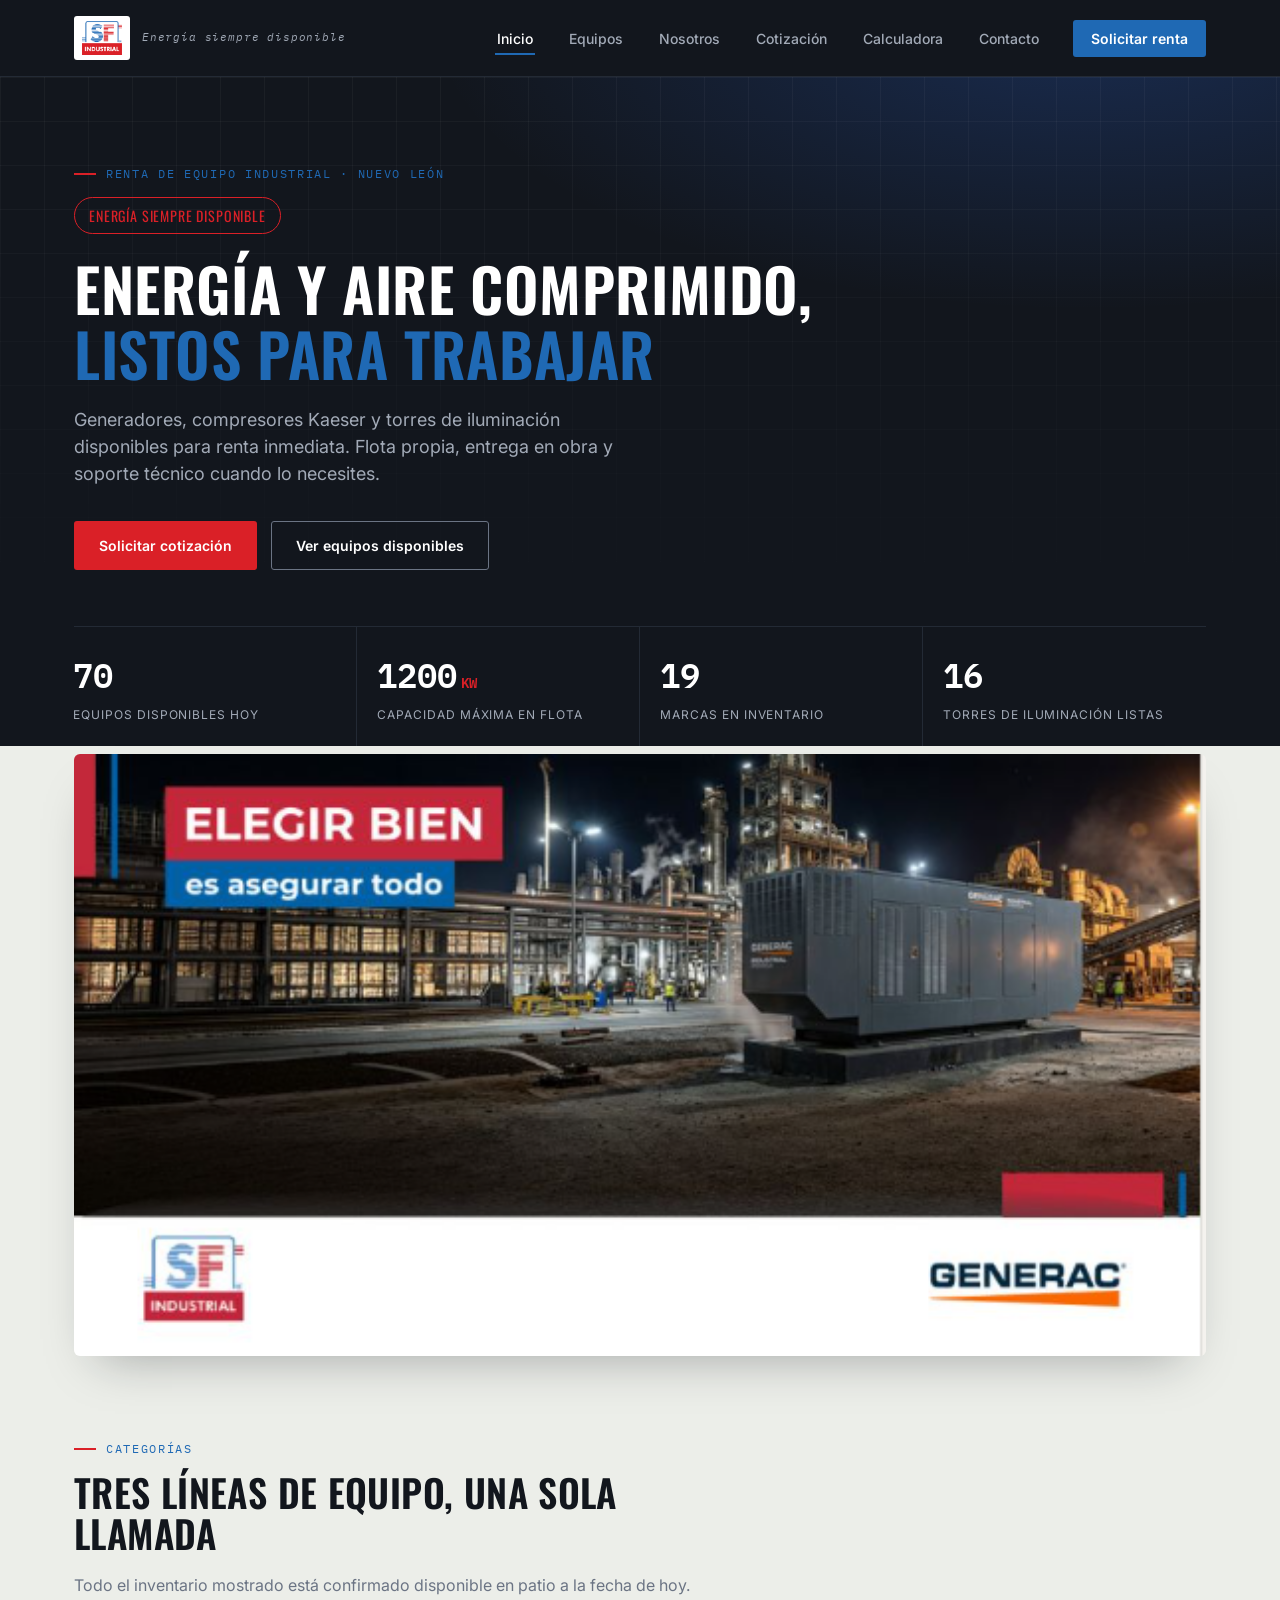
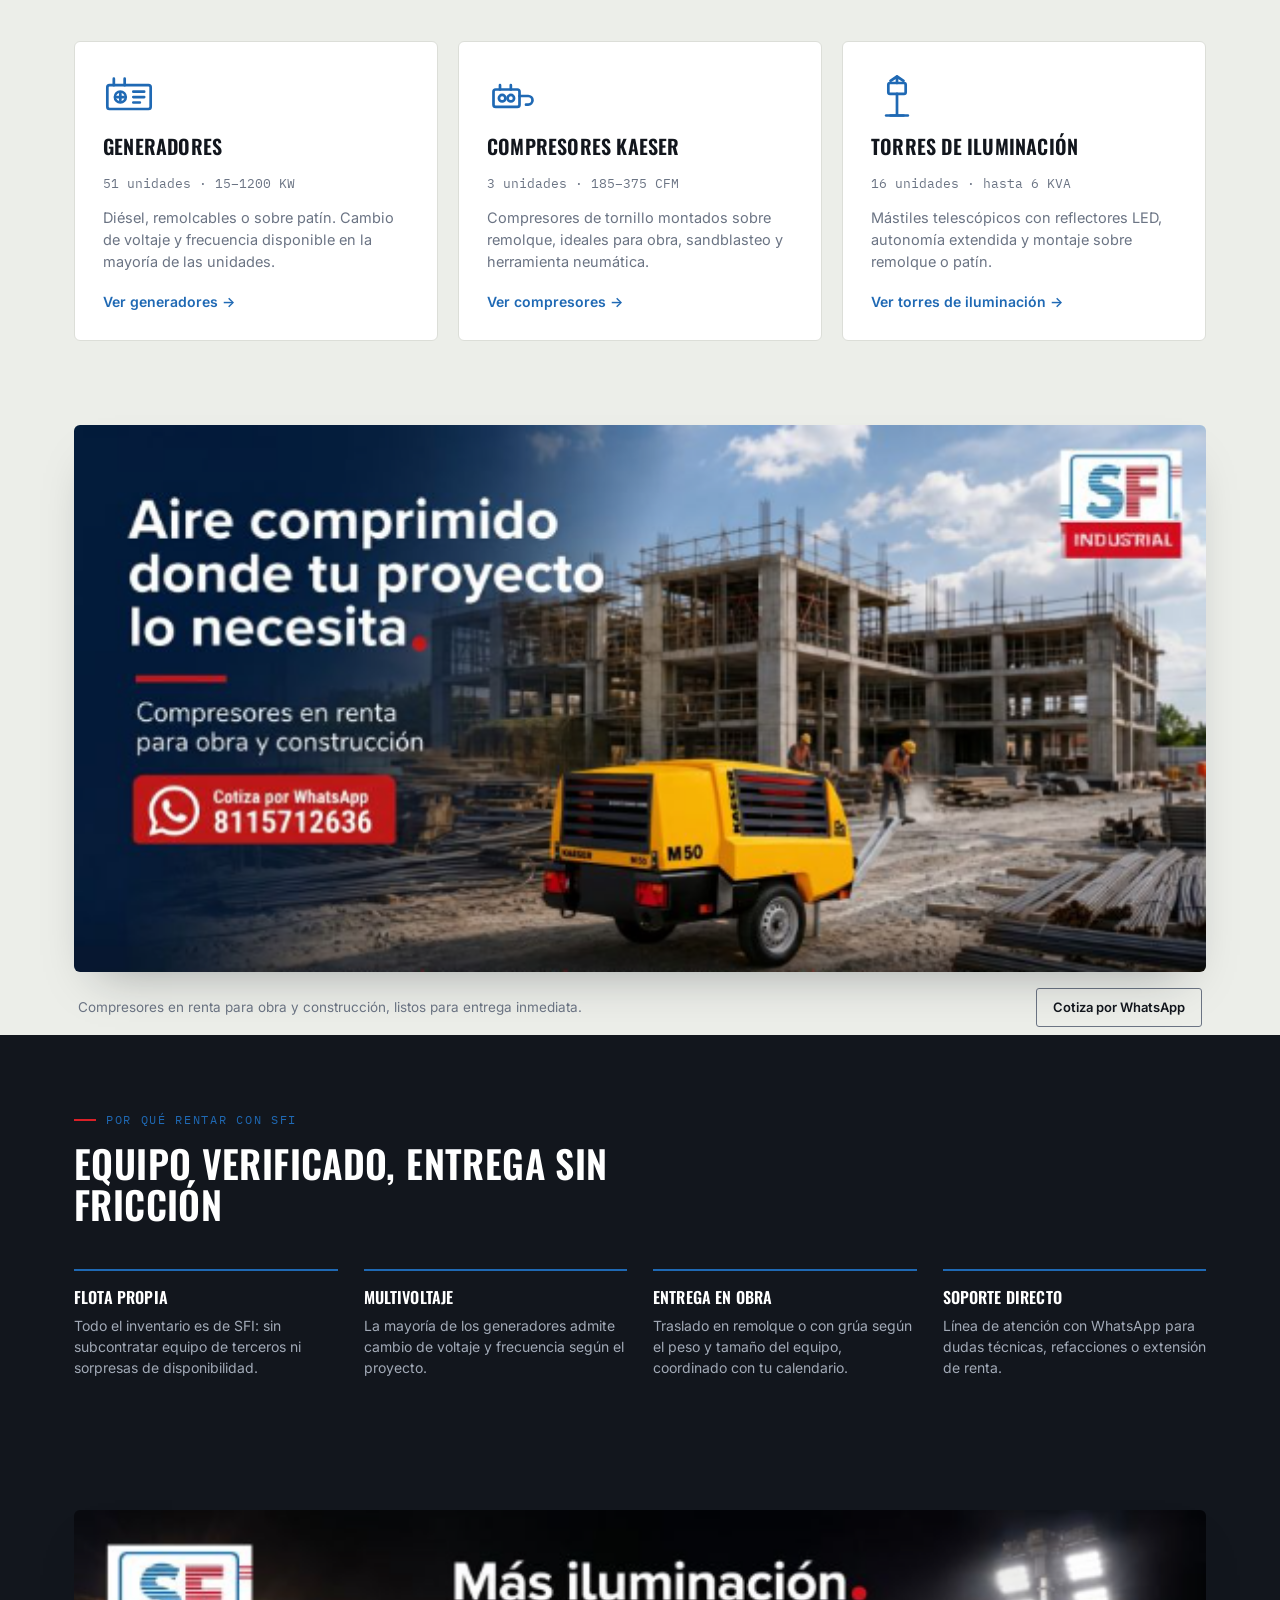
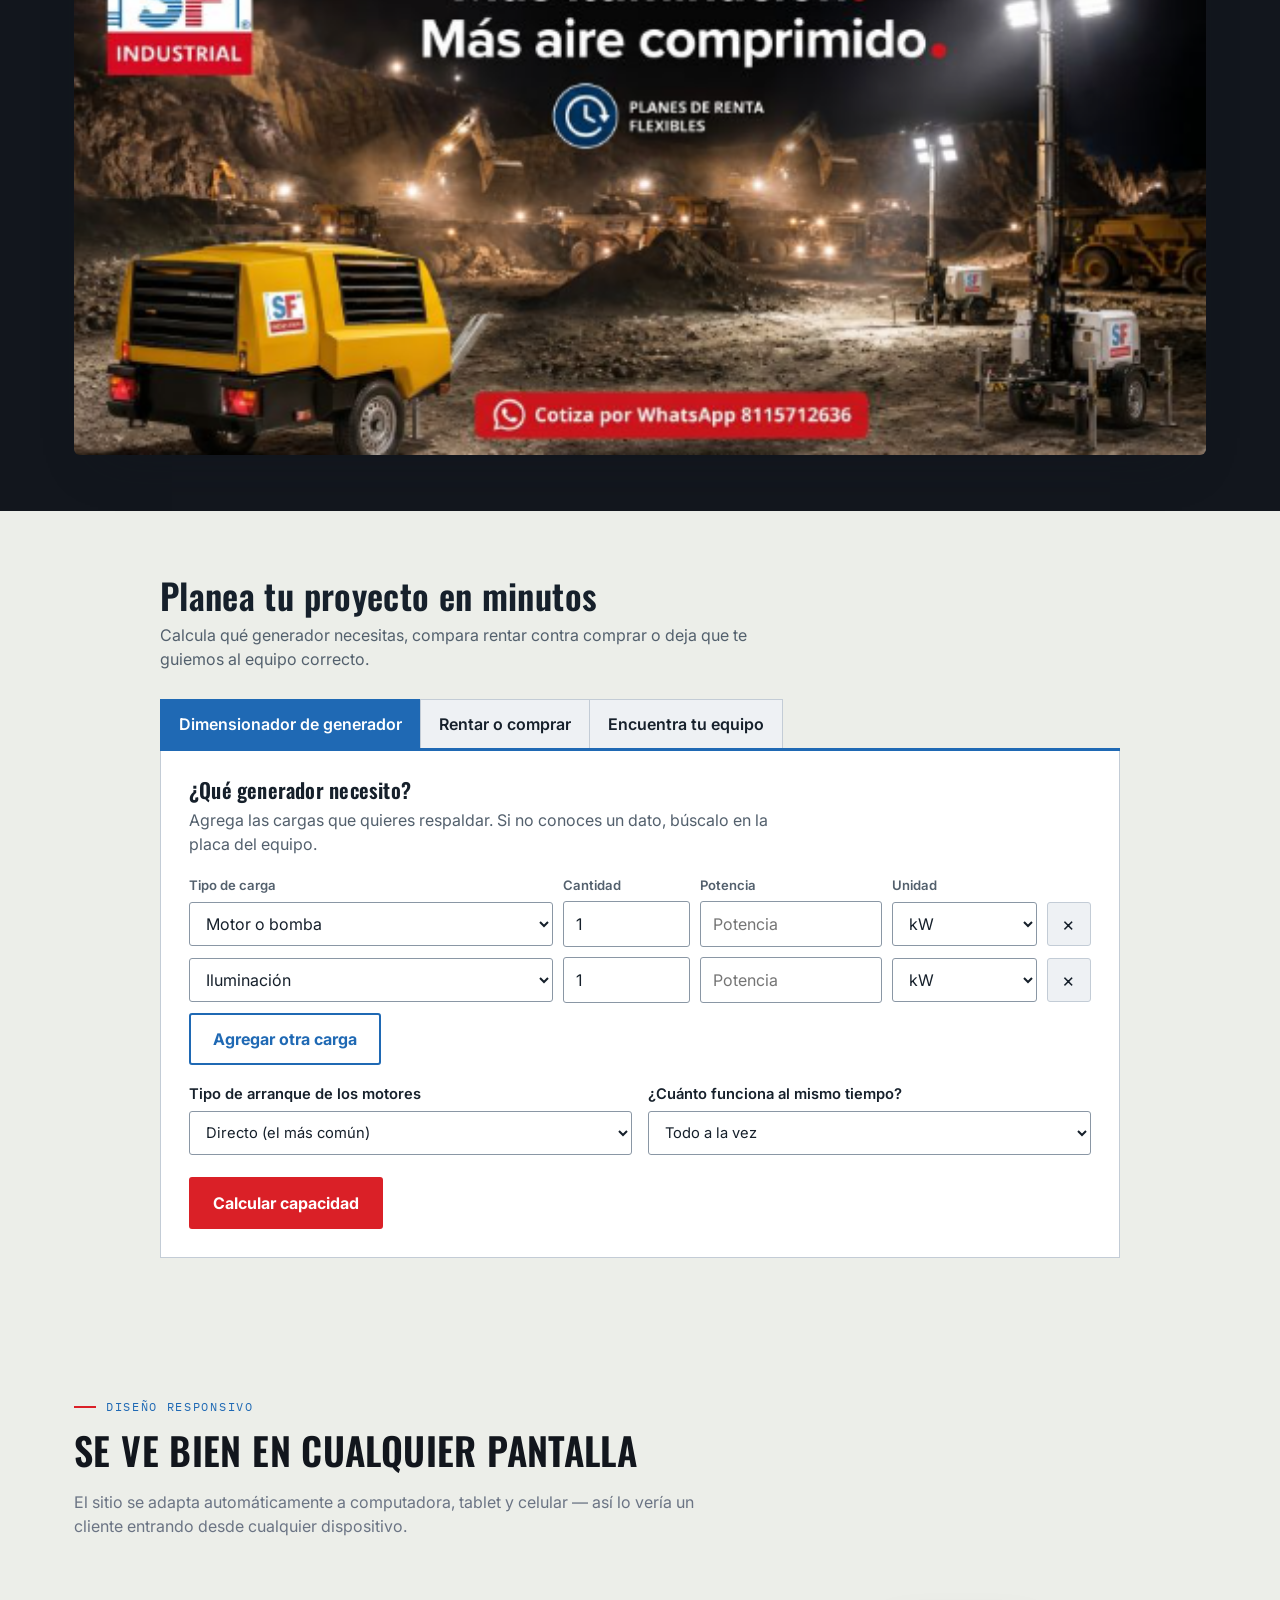
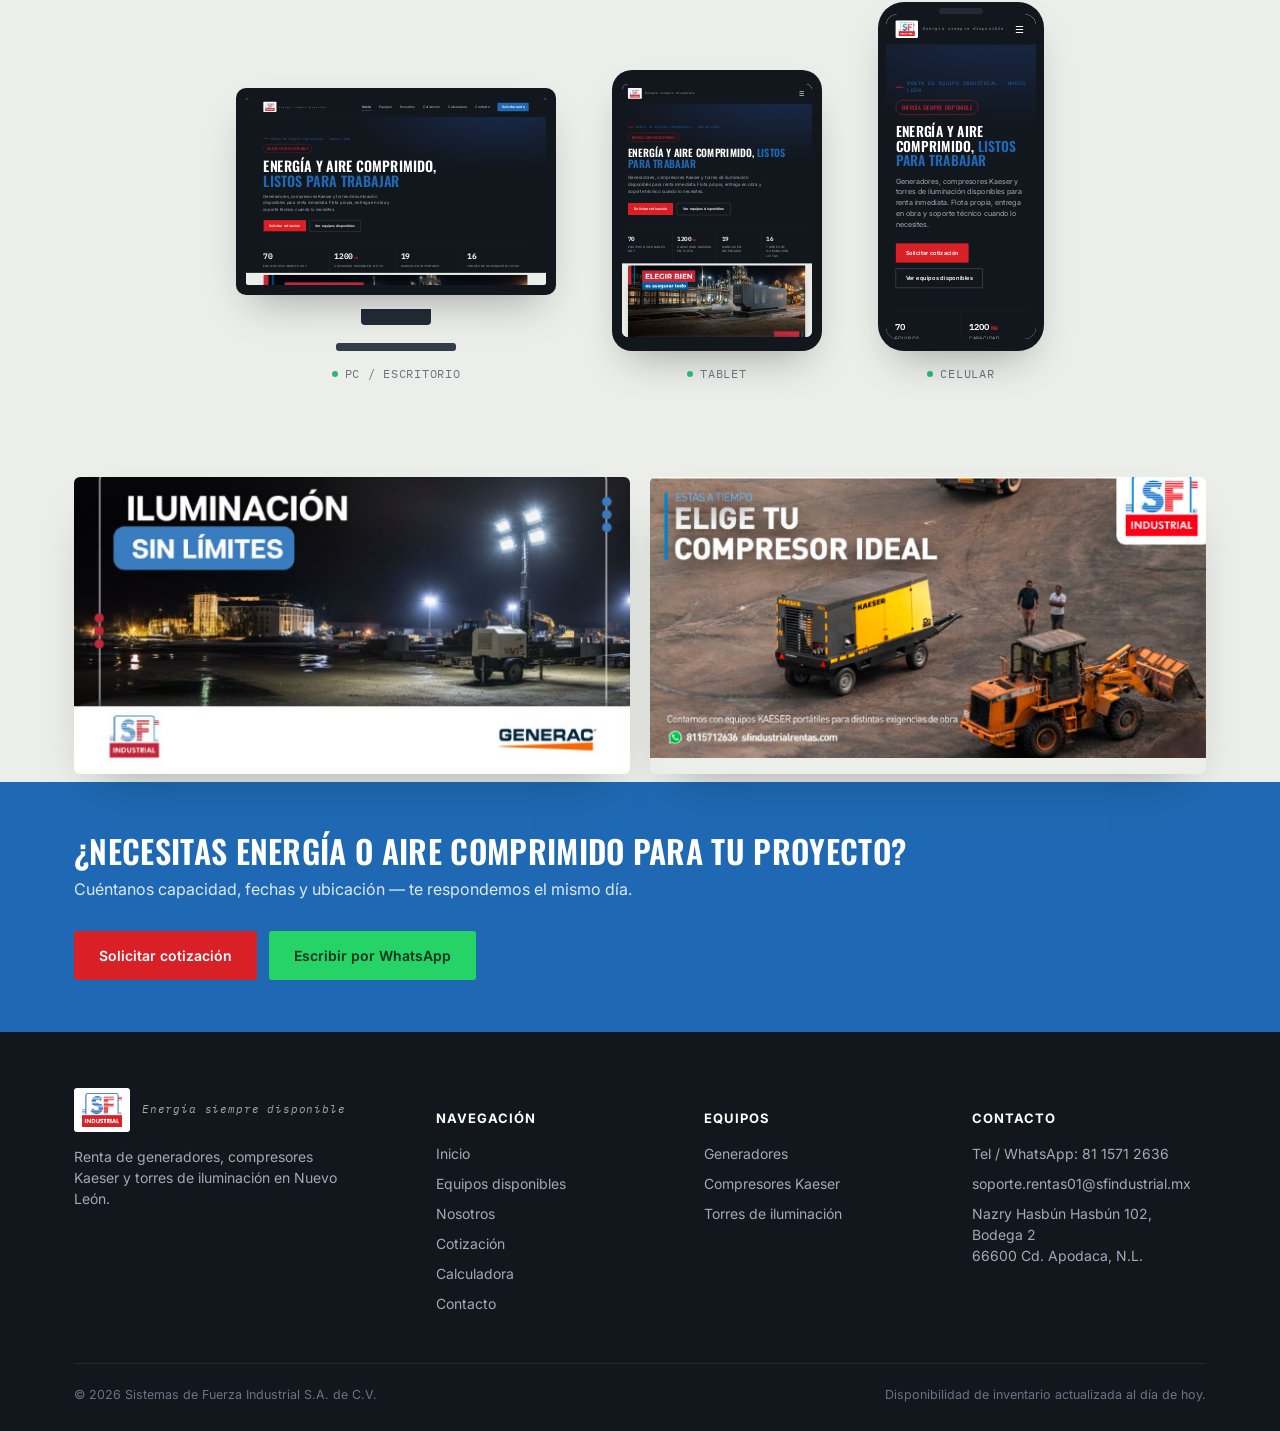
<file: index.html>
<!DOCTYPE html>
<html lang="es">
<head>
<meta charset="UTF-8">
<meta name="viewport" content="width=device-width, initial-scale=1.0">
<title>Sistemas de Fuerza Industrial — Renta de Generadores, Compresores Kaeser y Torres de Iluminación en Nuevo León</title>
<meta name="description" content="Renta de generadores industriales, compresores Kaeser y torres de iluminación en Nuevo León. Flota disponible, entrega ágil y soporte técnico 24/7.">
<link rel="icon" type="image/png" href="img/logo.png">
<link rel="stylesheet" href="css/style.css">
<link rel="stylesheet" href="css/herramientas.css">
</head>
<body>

<header class="site-header">
  <nav class="nav">
    <a href="index.html" class="brand">
      <span class="brand-logo-chip"><img src="img/logo.png" alt="SF Industrial"></span>
      <span class="brand-tagline">Energía siempre disponible</span>
    </a>
    <button class="nav-toggle" aria-label="Abrir menú">☰</button>
    <ul class="nav-links">
      <li><a href="index.html" class="active">Inicio</a></li>
      <li><a href="equipos.html">Equipos</a></li>
      <li><a href="nosotros.html">Nosotros</a></li>
      <li><a href="cotizacion.html">Cotización</a></li>
      <li><a href="calculadora.html">Calculadora</a></li>
      <li><a href="contacto.html">Contacto</a></li>
      <li><a href="cotizacion.html" class="nav-cta">Solicitar renta</a></li>
    </ul>
  </nav>
</header>

<section class="hero">
  <div class="hero-grid-lines"></div>
  <div class="hero-inner">
    <div class="eyebrow">Renta de equipo industrial · Nuevo León</div>
    <div class="hero-lema">Energía siempre disponible</div>
    <h1>Energía y aire comprimido, <em>listos para trabajar</em></h1>
    <p class="lead">Generadores, compresores Kaeser y torres de iluminación disponibles para renta inmediata. Flota propia, entrega en obra y soporte técnico cuando lo necesites.</p>
    <div class="hero-actions">
      <a href="cotizacion.html" class="btn btn-amber">Solicitar cotización</a>
      <a href="equipos.html" class="btn btn-outline-light">Ver equipos disponibles</a>
    </div>
  </div>
  <div class="hero-inner">
    <div class="stat-strip" id="stat-strip">
      <!-- rellenado por JS con datos reales del inventario -->
    </div>
  </div>
</section>

<section class="promo-section">
  <div class="container">
    <div class="promo-banner">
      <img src="img/promo-generac-planta.png" alt="Generador industrial Generac operando en planta">
    </div>
  </div>
</section>

<section class="section">
  <div class="container">
    <div class="section-head">
      <div class="eyebrow">Categorías</div>
      <h2>Tres líneas de equipo, una sola llamada</h2>
      <p>Todo el inventario mostrado está confirmado disponible en patio a la fecha de hoy.</p>
    </div>
    <div class="cat-grid">

      <div class="cat-card">
        <svg class="cat-icon" viewBox="0 0 48 48" fill="none" xmlns="http://www.w3.org/2000/svg">
          <rect x="4" y="14" width="40" height="22" rx="2" stroke="currentColor" stroke-width="2.5"/>
          <circle cx="16" cy="25" r="5" stroke="currentColor" stroke-width="2.5"/>
          <path d="M13 25h6M16 22v6" stroke="currentColor" stroke-width="2.5" stroke-linecap="round"/>
          <path d="M28 20h10M28 25h10M28 30h6" stroke="currentColor" stroke-width="2.5" stroke-linecap="round"/>
          <path d="M10 14V8M20 14V8" stroke="currentColor" stroke-width="2.5" stroke-linecap="round"/>
        </svg>
        <h3>Generadores</h3>
        <div class="cat-range" id="cat-gen-range">—</div>
        <p>Diésel, remolcables o sobre patín. Cambio de voltaje y frecuencia disponible en la mayoría de las unidades.</p>
        <a class="cat-link" href="equipos.html#generador">Ver generadores →</a>
      </div>

      <div class="cat-card">
        <svg class="cat-icon" viewBox="0 0 48 48" fill="none" xmlns="http://www.w3.org/2000/svg">
          <rect x="6" y="18" width="24" height="16" rx="2" stroke="currentColor" stroke-width="2.5"/>
          <circle cx="14" cy="26" r="3" stroke="currentColor" stroke-width="2.5"/>
          <circle cx="22" cy="26" r="3" stroke="currentColor" stroke-width="2.5"/>
          <path d="M30 24h8a4 4 0 0 1 4 4v0a4 4 0 0 1-4 4h-2" stroke="currentColor" stroke-width="2.5" stroke-linecap="round"/>
          <path d="M12 18v-4M22 18v-4" stroke="currentColor" stroke-width="2.5" stroke-linecap="round"/>
        </svg>
        <h3>Compresores Kaeser</h3>
        <div class="cat-range" id="cat-comp-range">—</div>
        <p>Compresores de tornillo montados sobre remolque, ideales para obra, sandblasteo y herramienta neumática.</p>
        <a class="cat-link" href="equipos.html#compresor">Ver compresores →</a>
      </div>

      <div class="cat-card">
        <svg class="cat-icon" viewBox="0 0 48 48" fill="none" xmlns="http://www.w3.org/2000/svg">
          <path d="M24 6v6M24 6l-6 4M24 6l6 4" stroke="currentColor" stroke-width="2.5" stroke-linecap="round" stroke-linejoin="round"/>
          <rect x="16" y="12" width="16" height="10" rx="1.5" stroke="currentColor" stroke-width="2.5"/>
          <path d="M24 22v14M18 42h12M24 36v6" stroke="currentColor" stroke-width="2.5" stroke-linecap="round"/>
          <path d="M14 42h20" stroke="currentColor" stroke-width="2.5" stroke-linecap="round"/>
        </svg>
        <h3>Torres de iluminación</h3>
        <div class="cat-range" id="cat-torre-range">—</div>
        <p>Mástiles telescópicos con reflectores LED, autonomía extendida y montaje sobre remolque o patín.</p>
        <a class="cat-link" href="equipos.html#torre">Ver torres de iluminación →</a>
      </div>

    </div>
  </div>
</section>

<section class="promo-section">
  <div class="container">
    <div class="promo-banner">
      <img src="img/promo-compresor-obra.png" alt="Compresor Kaeser en construcción">
    </div>
    <div class="promo-banner-caption">
      <p>Compresores en renta para obra y construcción, listos para entrega inmediata.</p>
      <a href="cotizacion.html" class="btn btn-outline" style="padding:9px 16px;font-size:13px;">Cotiza por WhatsApp</a>
    </div>
  </div>
</section>

<section class="section section-dark">
  <div class="container">
    <div class="section-head">
      <div class="eyebrow">Por qué rentar con SFI</div>
      <h2>Equipo verificado, entrega sin fricción</h2>
    </div>
    <div class="feat-grid">
      <div class="feat">
        <h4>Flota propia</h4>
        <p>Todo el inventario es de SFI: sin subcontratar equipo de terceros ni sorpresas de disponibilidad.</p>
      </div>
      <div class="feat">
        <h4>Multivoltaje</h4>
        <p>La mayoría de los generadores admite cambio de voltaje y frecuencia según el proyecto.</p>
      </div>
      <div class="feat">
        <h4>Entrega en obra</h4>
        <p>Traslado en remolque o con grúa según el peso y tamaño del equipo, coordinado con tu calendario.</p>
      </div>
      <div class="feat">
        <h4>Soporte directo</h4>
        <p>Línea de atención con WhatsApp para dudas técnicas, refacciones o extensión de renta.</p>
      </div>
    </div>
  </div>
</section>

<section class="promo-section on-dark">
  <div class="container">
    <div class="promo-banner">
      <img src="img/promo-mineria-iluminacion.png" alt="Torre de iluminación y compresor en mina">
    </div>
  </div>
</section>

<!-- SECCIÓN DE HERRAMIENTAS -->
<section class="sfi-tools" id="herramientas" aria-labelledby="sfi-tools-title">
  <header class="sfi-head">
    <h2 id="sfi-tools-title">Planea tu proyecto en minutos</h2>
    <p>Calcula qué generador necesitas, compara rentar contra comprar o deja que te guiemos al equipo correcto.</p>
  </header>

  <div class="sfi-tabs" role="tablist" aria-label="Herramientas">
    <button type="button" role="tab" class="sfi-tab" id="sfi-t-gen" aria-controls="sfi-p-gen" aria-selected="true">Dimensionador de generador</button>
    <button type="button" role="tab" class="sfi-tab" id="sfi-t-cmp" aria-controls="sfi-p-cmp" aria-selected="false" tabindex="-1">Rentar o comprar</button>
    <button type="button" role="tab" class="sfi-tab" id="sfi-t-sel" aria-controls="sfi-p-sel" aria-selected="false" tabindex="-1">Encuentra tu equipo</button>
  </div>

  <!-- 1. DIMENSIONADOR -->
  <div class="sfi-panel" id="sfi-p-gen" role="tabpanel" aria-labelledby="sfi-t-gen">
    <h3>¿Qué generador necesito?</h3>
    <p class="sfi-lead">Agrega las cargas que quieres respaldar. Si no conoces un dato, búscalo en la placa del equipo.</p>
    <div class="sfi-rows-head" aria-hidden="true">
      <span>Tipo de carga</span><span>Cantidad</span><span>Potencia</span><span>Unidad</span><span></span>
    </div>
    <div id="sfi-rows"></div>
    <button type="button" class="sfi-btn sfi-btn--ghost" id="sfi-add">Agregar otra carga</button>

    <div class="sfi-opts">
      <label>Tipo de arranque de los motores
        <select id="sfi-arranque">
          <option value="3">Directo (el más común)</option>
          <option value="1.8">Estrella-delta</option>
          <option value="1.5">Arrancador suave</option>
          <option value="1.1">Variador de frecuencia</option>
        </select>
      </label>
      <label>¿Cuánto funciona al mismo tiempo?
        <select id="sfi-simult">
          <option value="100">Todo a la vez</option>
          <option value="85">Casi todo (85%)</option>
          <option value="70">Solo una parte (70%)</option>
        </select>
      </label>
    </div>
    <button type="button" class="sfi-btn" id="sfi-gen-btn">Calcular capacidad</button>
    <div class="sfi-out" id="sfi-gen-out" aria-live="polite"></div>
  </div>

  <!-- 2. RENTAR VS COMPRAR -->
  <div class="sfi-panel" id="sfi-p-cmp" role="tabpanel" aria-labelledby="sfi-t-cmp" hidden>
    <h3>¿Te conviene rentar o comprar?</h3>
    <p class="sfi-lead">Captura tus números y ve cuánto costaría cada opción en el periodo que elijas.</p>
    <div class="sfi-fields">
      <label>Días de uso al año
        <input type="number" id="sfi-c-dias" min="1" max="365" inputmode="numeric" placeholder="Ej. 30">
      </label>
      <label>Tarifa de renta por día (MXN)
        <input type="number" id="sfi-c-renta" min="1" inputmode="decimal" placeholder="Pídela a SFI por WhatsApp">
      </label>
      <label>Precio de compra del equipo (MXN)
        <input type="number" id="sfi-c-compra" min="1" inputmode="decimal" placeholder="Ej. 450000">
      </label>
      <label>Años a evaluar
        <input type="number" id="sfi-c-anios" min="1" max="20" value="5" inputmode="numeric">
      </label>
      <label>Mantenimiento, seguro y almacén (% anual del precio)
        <input type="number" id="sfi-c-mant" min="0" max="50" value="5" inputmode="decimal">
      </label>
      <label>Valor de reventa al final (% del precio)
        <input type="number" id="sfi-c-resid" min="0" max="100" value="30" inputmode="decimal">
      </label>
    </div>
    <button type="button" class="sfi-btn" id="sfi-cmp-btn">Comparar costos</button>
    <div class="sfi-out" id="sfi-cmp-out" aria-live="polite"></div>
  </div>

  <!-- 3. SELECTOR GUIADO -->
  <div class="sfi-panel" id="sfi-p-sel" role="tabpanel" aria-labelledby="sfi-t-sel" hidden>
    <div id="sfi-sel" aria-live="polite"></div>
  </div>
</section>

<section class="section" id="device-showcase">
  <div class="container">
    <div class="section-head">
      <div class="eyebrow">Diseño responsivo</div>
      <h2>Se ve bien en cualquier pantalla</h2>
      <p>El sitio se adapta automáticamente a computadora, tablet y celular — así lo vería un cliente entrando desde cualquier dispositivo.</p>
    </div>
    <div class="device-row">
      <div class="device device-desktop">
        <div class="device-frame">
          <div class="device-screen"><iframe src="index.html?preview=1" title="Vista en PC" loading="lazy"></iframe></div>
        </div>
        <div class="device-desktop-stand"></div>
        <div class="device-desktop-base"></div>
        <div class="device-label"><span class="dot"></span>PC / Escritorio</div>
      </div>
      <div class="device device-tablet">
        <div class="device-frame">
          <div class="device-screen"><iframe src="index.html?preview=1" title="Vista en tablet" loading="lazy"></iframe></div>
        </div>
        <div class="device-label"><span class="dot"></span>Tablet</div>
      </div>
      <div class="device device-mobile">
        <div class="device-frame">
          <div class="device-screen"><iframe src="index.html?preview=1" title="Vista en celular" loading="lazy"></iframe></div>
        </div>
        <div class="device-label"><span class="dot"></span>Celular</div>
      </div>
    </div>
  </div>
</section>

<section class="promo-section">
  <div class="container">
    <div class="promo-pair">
      <div class="promo-banner">
        <img src="img/promo-torre-noche.png" alt="Torre de iluminación Generac en obra nocturna">
      </div>
      <div class="promo-banner">
        <img src="img/promo-kaeser-compresor.png" alt="Compresor Kaeser portátil siendo transportado">
      </div>
    </div>
  </div>
</section>

<section class="cta-band">
  <div class="container cta-inner">
    <div>
      <h2>¿Necesitas energía o aire comprimido para tu proyecto?</h2>
      <p>Cuéntanos capacidad, fechas y ubicación — te respondemos el mismo día.</p>
    </div>
    <div class="cta-actions">
      <a href="cotizacion.html" class="btn btn-amber">Solicitar cotización</a>
      <a id="wa-hero" href="#" class="btn btn-wa" target="_blank" rel="noopener">Escribir por WhatsApp</a>
    </div>
  </div>
</section>

<footer class="site-footer">
  <div class="container">
    <div class="footer-grid">
      <div class="footer-brand">
        <a href="index.html" class="brand" style="margin-bottom:14px;">
          <span class="brand-logo-chip"><img src="img/logo.png" alt="SF Industrial"></span>
          <span class="brand-tagline">Energía siempre disponible</span>
        </a>
        <p>Renta de generadores, compresores Kaeser y torres de iluminación en Nuevo León.</p>
      </div>
      <div>
        <h5>Navegación</h5>
        <ul>
          <li><a href="index.html">Inicio</a></li>
          <li><a href="equipos.html">Equipos disponibles</a></li>
          <li><a href="nosotros.html">Nosotros</a></li>
          <li><a href="cotizacion.html">Cotización</a></li>
          <li><a href="calculadora.html">Calculadora</a></li>
          <li><a href="contacto.html">Contacto</a></li>
        </ul>
      </div>
      <div>
        <h5>Equipos</h5>
        <ul>
          <li><a href="equipos.html#generador">Generadores</a></li>
          <li><a href="equipos.html#compresor">Compresores Kaeser</a></li>
          <li><a href="equipos.html#torre">Torres de iluminación</a></li>
        </ul>
      </div>
      <div>
        <h5>Contacto</h5>
        <ul>
          <li>Tel / WhatsApp: 81 1571 2636</li>
          <li>soporte.rentas01@sfindustrial.mx</li>
          <li>Nazry Hasbún Hasbún 102, Bodega 2<br>66600 Cd. Apodaca, N.L.</li>
        </ul>
      </div>
    </div>
    <div class="footer-bottom">
      <span>© 2026 Sistemas de Fuerza Industrial S.A. de C.V.</span>
      <span>Disponibilidad de inventario actualizada al día de hoy.</span>
    </div>
  </div>
</footer>

<script src="js/equipos-data.js"></script>
<script src="js/main.js"></script>
<script src="js/herramientas.js" defer></script>
<script>
  // ---- estadísticas reales del inventario para el hero ----
  const generadores = EQUIPOS.filter(e => e.tipo === "Generador");
  const compresores = EQUIPOS.filter(e => e.tipo === "Compresor");
  const torres = EQUIPOS.filter(e => e.tipo === "Torre de Iluminación");
  const marcas = new Set(EQUIPOS.map(e => e.marca).filter(Boolean));
  const capsGen = generadores.map(e => e.cap_valor).filter(Boolean);
  const maxKw = Math.max(...capsGen);

  document.getElementById("stat-strip").innerHTML = `
    <div class="stat-cell">
      <div class="stat-num">${EQUIPOS.length}</div>
      <div class="stat-label">Equipos disponibles hoy</div>
    </div>
    <div class="stat-cell">
      <div class="stat-num">${maxKw}<span class="unit">KW</span></div>
      <div class="stat-label">Capacidad máxima en flota</div>
    </div>
    <div class="stat-cell">
      <div class="stat-num">${marcas.size}</div>
      <div class="stat-label">Marcas en inventario</div>
    </div>
    <div class="stat-cell">
      <div class="stat-num">${torres.length}</div>
      <div class="stat-label">Torres de iluminación listas</div>
    </div>
  `;

  const genCap = generadores.map(e=>e.cap_valor).filter(Boolean);
  document.getElementById("cat-gen-range").textContent =
    `${generadores.length} unidades · ${Math.min(...genCap)}–${Math.max(...genCap)} KW`;

  const compCap = compresores.map(e=>e.cap_valor).filter(Boolean);
  document.getElementById("cat-comp-range").textContent =
    `${compresores.length} unidades · ${Math.min(...compCap)}–${Math.max(...compCap)} CFM`;

  const torreCap = torres.map(e=>e.cap_valor).filter(Boolean);
  document.getElementById("cat-torre-range").textContent =
    `${torres.length} unidades · hasta ${Math.max(...torreCap)} KVA`;

  document.getElementById("wa-hero").href = buildWhatsAppLink(
    "Hola, quiero información sobre renta de equipo industrial (generadores / compresores / torres de iluminación)."
  );

  // evitar que la vitrina de dispositivos se anide dentro de sí misma
  if (new URLSearchParams(window.location.search).get("preview") === "1") {
    const showcase = document.getElementById("device-showcase");
    if (showcase) showcase.remove();
  }
</script>
</body>
</html>
</file>
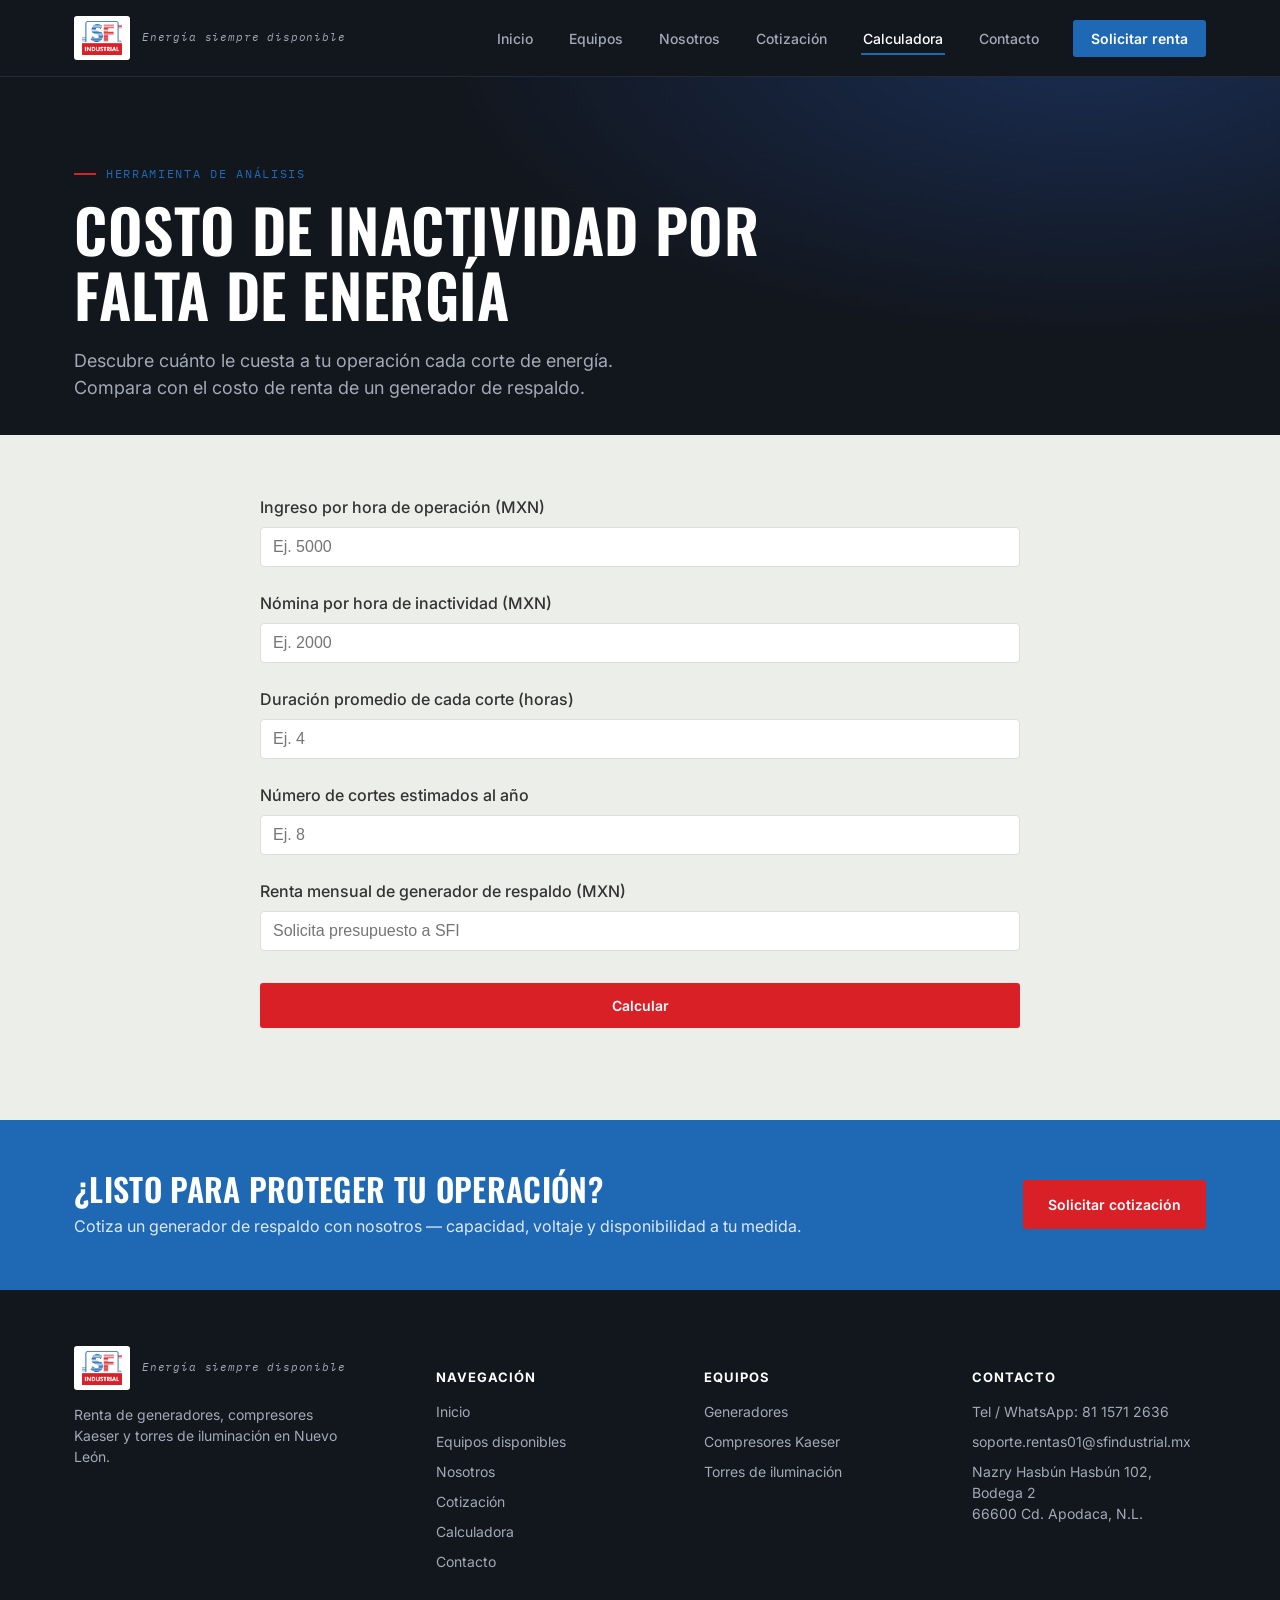
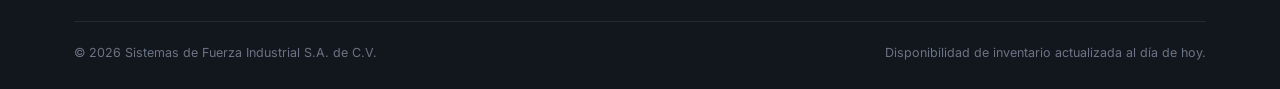
<file: calculadora.html>
<!DOCTYPE html>
<html lang="es">
<head>
<meta charset="UTF-8">
<meta name="viewport" content="width=device-width, initial-scale=1.0">
<title>Calculadora de Costo de Inactividad — Sistemas de Fuerza Industrial</title>
<meta name="description" content="Calcula el costo de inactividad en tu planta por falta de energía. Compara con renta de generadores de respaldo.">
<link rel="icon" type="image/png" href="img/logo.png">
<link rel="stylesheet" href="css/style.css">
<style>
  .calc-container {
    max-width: 800px;
    margin: 40px auto;
    padding: 20px;
  }

  .calc-form-group {
    margin-bottom: 24px;
  }

  .calc-form-group label {
    display: block;
    margin-bottom: 8px;
    font-weight: 500;
    color: #333;
  }

  .calc-form-group input {
    width: 100%;
    padding: 10px 12px;
    border: 1px solid #ddd;
    border-radius: 4px;
    font-size: 16px;
    box-sizing: border-box;
  }

  .calc-form-group input:focus {
    outline: none;
    border-color: #0066cc;
    box-shadow: 0 0 0 3px rgba(0, 102, 204, 0.1);
  }

  .calc-actions {
    display: flex;
    gap: 12px;
    margin: 32px 0;
  }

  #btn-calcular {
    flex: 1;
  }

  #calc-resultados {
    display: none;
    background: #f5f5f5;
    padding: 24px;
    border-radius: 8px;
    margin-top: 32px;
  }

  #calc-resultados.show {
    display: block;
  }

  .calc-result-row {
    display: flex;
    justify-content: space-between;
    align-items: center;
    padding: 16px 0;
    border-bottom: 1px solid #ddd;
  }

  .calc-result-row:last-child {
    border-bottom: none;
  }

  .calc-result-row .label {
    font-weight: 500;
    color: #666;
  }

  .calc-result-row .value {
    font-size: 20px;
    font-weight: bold;
    color: #0066cc;
  }

  .calc-veredicto {
    background: #fff;
    padding: 16px;
    border-left: 4px solid #ff9800;
    border-radius: 4px;
    margin-top: 16px;
    line-height: 1.6;
  }

  .calc-veredicto.calc-good {
    border-left-color: #4caf50;
  }

  .calc-veredicto b {
    color: #333;
  }

  #btn-wa-resultado {
    margin-top: 16px;
  }

  @media (max-width: 640px) {
    .calc-container {
      padding: 16px;
      margin: 20px auto;
    }

    .calc-actions {
      flex-direction: column;
    }
  }
</style>
</head>
<body>

<header class="site-header">
  <nav class="nav">
    <a href="index.html" class="brand">
      <span class="brand-logo-chip"><img src="img/logo.png" alt="SF Industrial"></span>
      <span class="brand-tagline">Energía siempre disponible</span>
    </a>
    <button class="nav-toggle" aria-label="Abrir menú">☰</button>
    <ul class="nav-links">
      <li><a href="index.html">Inicio</a></li>
      <li><a href="equipos.html">Equipos</a></li>
      <li><a href="nosotros.html">Nosotros</a></li>
      <li><a href="cotizacion.html">Cotización</a></li>
      <li><a href="calculadora.html" class="active">Calculadora</a></li>
      <li><a href="contacto.html">Contacto</a></li>
      <li><a href="cotizacion.html" class="nav-cta">Solicitar renta</a></li>
    </ul>
  </nav>
</header>

<section class="hero">
  <div class="hero-inner">
    <div class="eyebrow">Herramienta de análisis</div>
    <h1>Costo de inactividad por falta de energía</h1>
    <p class="lead">Descubre cuánto le cuesta a tu operación cada corte de energía. Compara con el costo de renta de un generador de respaldo.</p>
  </div>
</section>

<section class="calc-container">
  <div class="calc-form-group">
    <label for="ingresoHora">Ingreso por hora de operación (MXN)</label>
    <input type="number" id="ingresoHora" placeholder="Ej. 5000" min="0" inputmode="decimal">
  </div>

  <div class="calc-form-group">
    <label for="nominaHora">Nómina por hora de inactividad (MXN)</label>
    <input type="number" id="nominaHora" placeholder="Ej. 2000" min="0" inputmode="decimal">
  </div>

  <div class="calc-form-group">
    <label for="horasCorte">Duración promedio de cada corte (horas)</label>
    <input type="number" id="horasCorte" placeholder="Ej. 4" min="0" step="0.5" inputmode="decimal">
  </div>

  <div class="calc-form-group">
    <label for="eventosAno">Número de cortes estimados al año</label>
    <input type="number" id="eventosAno" placeholder="Ej. 8" min="0" inputmode="numeric">
  </div>

  <div class="calc-form-group">
    <label for="rentaMensual">Renta mensual de generador de respaldo (MXN)</label>
    <input type="number" id="rentaMensual" placeholder="Solicita presupuesto a SFI" min="0" inputmode="decimal">
  </div>

  <div class="calc-actions">
    <button type="button" id="btn-calcular" class="btn btn-amber">Calcular</button>
  </div>

  <div id="calc-resultados" aria-live="polite" aria-label="Resultados de la calculadora">
    <h3>Análisis de costos</h3>
    
    <div class="calc-result-row">
      <span class="label">Costo por evento:</span>
      <span class="value" id="calcCostoEvento">—</span>
    </div>

    <div class="calc-result-row">
      <span class="label">Costo anual de inactividad:</span>
      <span class="value" id="calcCostoAnual">—</span>
    </div>

    <p id="calcCostoAnualSub" style="color: #999; font-size: 14px; margin: 8px 0 0 0;"></p>

    <div class="calc-result-row">
      <span class="label">Costo anual de renta:</span>
      <span class="value" id="calcCostoRentaAnual">—</span>
    </div>

    <div id="calcVeredicto" class="calc-veredicto"></div>

    <button type="button" id="btn-wa-resultado" class="btn btn-wa">Compartir resultado por WhatsApp</button>
  </div>
</section>

<section class="cta-band">
  <div class="container cta-inner">
    <div>
      <h2>¿Listo para proteger tu operación?</h2>
      <p>Cotiza un generador de respaldo con nosotros — capacidad, voltaje y disponibilidad a tu medida.</p>
    </div>
    <div class="cta-actions">
      <a href="cotizacion.html" class="btn btn-amber">Solicitar cotización</a>
    </div>
  </div>
</section>

<footer class="site-footer">
  <div class="container">
    <div class="footer-grid">
      <div class="footer-brand">
        <a href="index.html" class="brand" style="margin-bottom:14px;">
          <span class="brand-logo-chip"><img src="img/logo.png" alt="SF Industrial"></span>
          <span class="brand-tagline">Energía siempre disponible</span>
        </a>
        <p>Renta de generadores, compresores Kaeser y torres de iluminación en Nuevo León.</p>
      </div>
      <div>
        <h5>Navegación</h5>
        <ul>
          <li><a href="index.html">Inicio</a></li>
          <li><a href="equipos.html">Equipos disponibles</a></li>
          <li><a href="nosotros.html">Nosotros</a></li>
          <li><a href="cotizacion.html">Cotización</a></li>
          <li><a href="calculadora.html">Calculadora</a></li>
          <li><a href="contacto.html">Contacto</a></li>
        </ul>
      </div>
      <div>
        <h5>Equipos</h5>
        <ul>
          <li><a href="equipos.html#generador">Generadores</a></li>
          <li><a href="equipos.html#compresor">Compresores Kaeser</a></li>
          <li><a href="equipos.html#torre">Torres de iluminación</a></li>
        </ul>
      </div>
      <div>
        <h5>Contacto</h5>
        <ul>
          <li>Tel / WhatsApp: 81 1571 2636</li>
          <li>soporte.rentas01@sfindustrial.mx</li>
          <li>Nazry Hasbún Hasbún 102, Bodega 2<br>66600 Cd. Apodaca, N.L.</li>
        </ul>
      </div>
    </div>
    <div class="footer-bottom">
      <span>© 2026 Sistemas de Fuerza Industrial S.A. de C.V.</span>
      <span>Disponibilidad de inventario actualizada al día de hoy.</span>
    </div>
  </div>
</footer>

<script src="js/main.js"></script>
<script>
function calcFmt(n){
  return '$' + Math.round(n).toLocaleString('es-MX');
}

let calcUltimoResultado = "";

function buildWhatsAppLink(text){
  return "https://wa.me/?text=" + encodeURIComponent(text);
}

function calcCalcular(){
  const ingresoHora = parseFloat(document.getElementById('ingresoHora').value) || 0;
  const nominaHora = parseFloat(document.getElementById('nominaHora').value) || 0;
  const horasCorte = parseFloat(document.getElementById('horasCorte').value) || 0;
  const eventosAno = parseFloat(document.getElementById('eventosAno').value) || 0;
  const rentaMensual = parseFloat(document.getElementById('rentaMensual').value) || 0;

  const costoPorHora = ingresoHora + nominaHora;
  const costoPorEvento = costoPorHora * horasCorte;
  const costoAnualInactividad = costoPorEvento * eventosAno;
  const costoRentaAnual = rentaMensual * 12;

  document.getElementById('calcCostoAnual').textContent = calcFmt(costoAnualInactividad);
  document.getElementById('calcCostoEvento').textContent = calcFmt(costoPorEvento);
  document.getElementById('calcCostoAnualSub').textContent =
    eventosAno > 0
      ? `Basado en ${eventosAno} corte(s) al año de ${horasCorte} h cada uno`
      : 'Agrega el número de cortes estimados para ver el total anual';

  const veredictoEl = document.getElementById('calcVeredicto');
  const rentaAnualEl = document.getElementById('calcCostoRentaAnual');
  let veredictoTexto = "";

  if (rentaMensual > 0) {
    rentaAnualEl.textContent = calcFmt(costoRentaAnual);
    const ahorro = costoAnualInactividad - costoRentaAnual;
    if (ahorro > 0) {
      veredictoEl.classList.add('calc-good');
      veredictoTexto = `Con un generador de respaldo en renta, tu planta se ahorraría <b>${calcFmt(ahorro)} al año</b> comparado con el costo de quedarte sin energía.`;
    } else {
      veredictoEl.classList.remove('calc-good');
      veredictoTexto = `Con la frecuencia de cortes indicada, el costo de renta anual (<b>${calcFmt(costoRentaAnual)}</b>) es mayor o igual al costo estimado de inactividad. Contáctanos para ajustar la capacidad y términos.`;
    }
  } else {
    rentaAnualEl.textContent = '—';
    veredictoEl.classList.remove('calc-good');
    veredictoTexto = `Cada corte le cuesta a tu operación aproximadamente <b>${calcFmt(costoPorEvento)}</b>. Agrega una renta mensual arriba para ver cuánto ahorrarías, o solicita una cotización a SFI.`;
  }

  veredictoEl.innerHTML = veredictoTexto;

  calcUltimoResultado =
    "Resultado de calculadora de costo de inactividad — SFI Industrial\n" +
    `Costo por evento: ${calcFmt(costoPorEvento)}\n` +
    `Costo anual estimado de inactividad: ${calcFmt(costoAnualInactividad)}\n` +
    (rentaMensual > 0 ? `Costo anual de renta de respaldo: ${calcFmt(costoRentaAnual)}\n` : "") +
    "Quisiera una cotización de generador de respaldo para mi planta.";

  document.getElementById('calc-resultados').classList.add('show');
  document.getElementById('calc-resultados').scrollIntoView({behavior:'smooth', block:'start'});
}

document.getElementById('btn-calcular').addEventListener('click', calcCalcular);

document.getElementById('btn-wa-resultado').addEventListener('click', () => {
  if (!calcUltimoResultado) return;
  window.open(buildWhatsAppLink(calcUltimoResultado), "_blank");
});
</script>
</body>
</html>
</file>
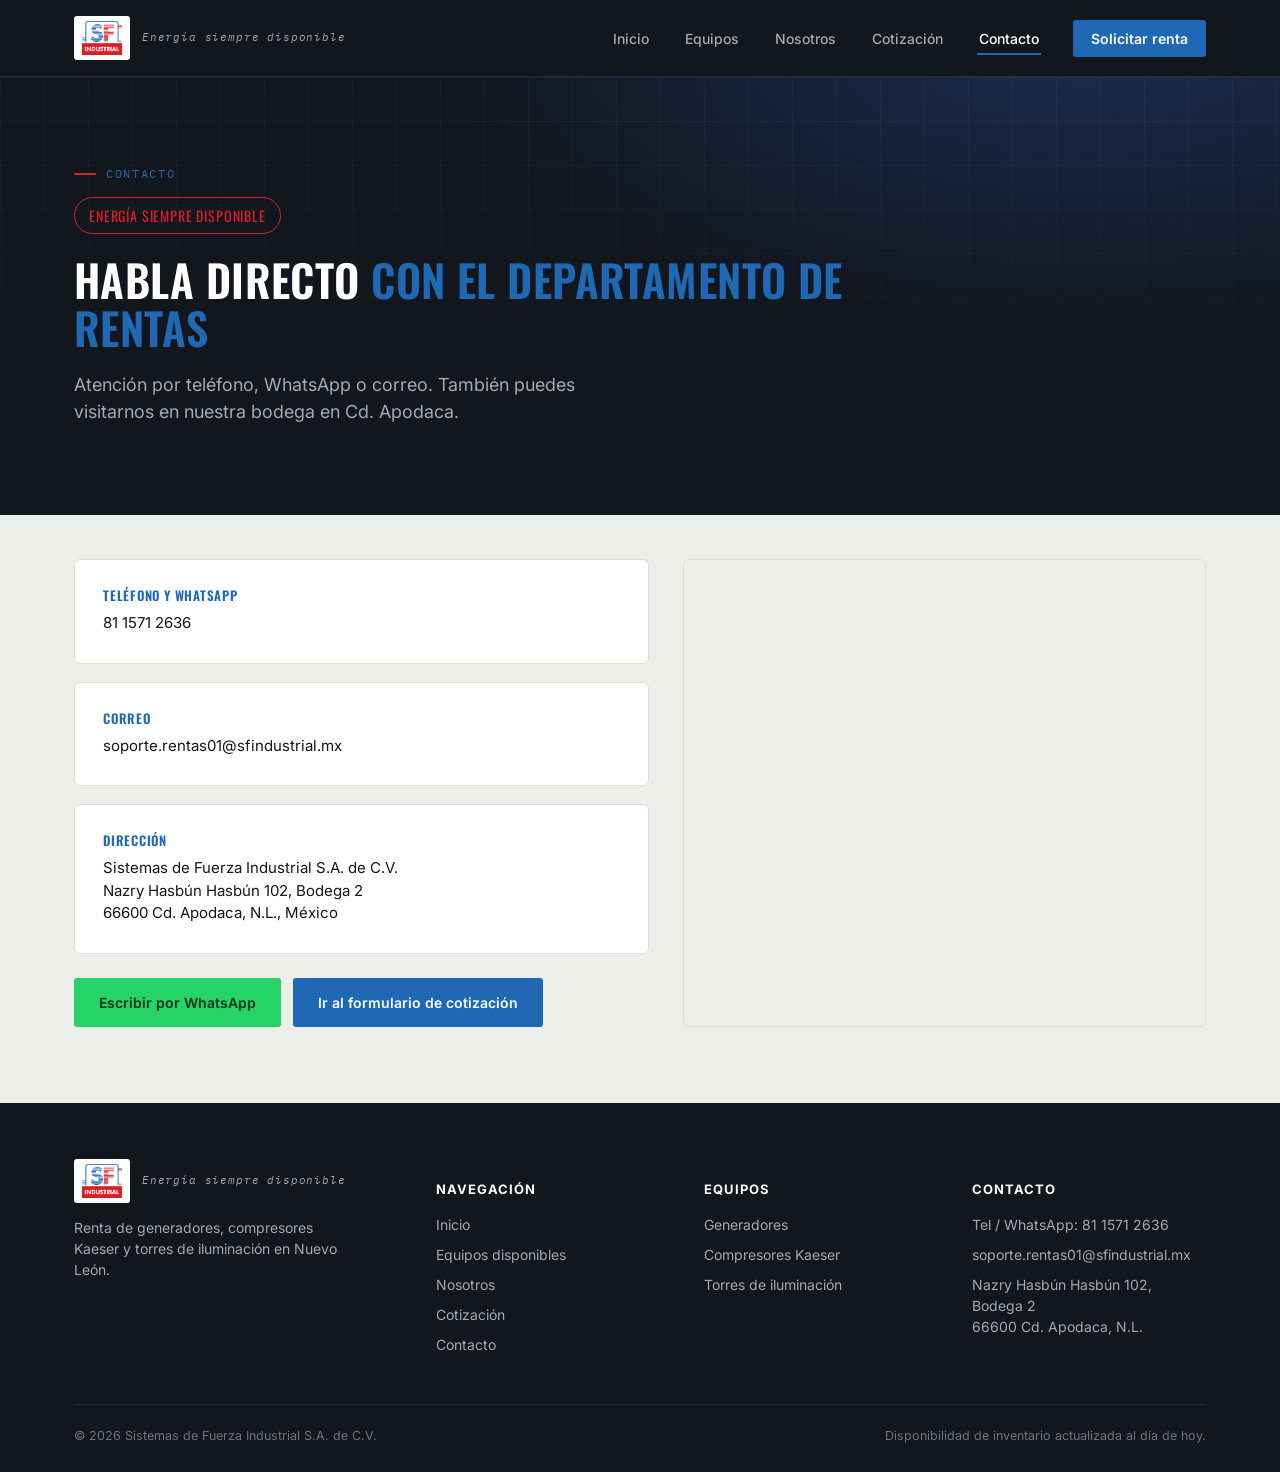
<file: contacto.html>
<!DOCTYPE html>
<html lang="es">
<head>
<meta charset="UTF-8">
<meta name="viewport" content="width=device-width, initial-scale=1.0">
<title>Contacto | Sistemas de Fuerza Industrial</title>
<meta name="description" content="Contacta a Sistemas de Fuerza Industrial en Cd. Apodaca, Nuevo León. Teléfono, WhatsApp, correo y ubicación.">
<link rel="icon" type="image/png" href="img/logo.png">
<link rel="stylesheet" href="css/style.css">
</head>
<body>

<header class="site-header">
  <nav class="nav">
    <a href="index.html" class="brand">
      <span class="brand-logo-chip"><img src="img/logo.png" alt="SF Industrial"></span>
      <span class="brand-tagline">Energía siempre disponible</span>
    </a>
    <button class="nav-toggle" aria-label="Abrir menú">☰</button>
    <ul class="nav-links">
      <li><a href="index.html">Inicio</a></li>
      <li><a href="equipos.html">Equipos</a></li>
      <li><a href="nosotros.html">Nosotros</a></li>
      <li><a href="cotizacion.html">Cotización</a></li>
      <li><a href="contacto.html" class="active">Contacto</a></li>
      <li><a href="cotizacion.html" class="nav-cta">Solicitar renta</a></li>
    </ul>
  </nav>
</header>

<section class="hero" style="padding-bottom:56px;">
  <div class="hero-grid-lines"></div>
  <div class="hero-inner">
    <div class="eyebrow">Contacto</div>
    <div class="hero-lema">Energía siempre disponible</div>
    <h1 style="font-size:clamp(28px,4.4vw,44px);">Habla directo <em>con el departamento de rentas</em></h1>
    <p class="lead">Atención por teléfono, WhatsApp o correo. También puedes visitarnos en nuestra bodega en Cd. Apodaca.</p>
  </div>
</section>

<section class="section" style="padding-top:44px;">
  <div class="container">
    <div class="contact-grid">
      <div>
        <div class="contact-card">
          <h4>Teléfono y WhatsApp</h4>
          <p>81 1571 2636</p>
        </div>
        <div class="contact-card">
          <h4>Correo</h4>
          <p>soporte.rentas01@sfindustrial.mx</p>
        </div>
        <div class="contact-card">
          <h4>Dirección</h4>
          <p>Sistemas de Fuerza Industrial S.A. de C.V.<br>
          Nazry Hasbún Hasbún 102, Bodega 2<br>
          66600 Cd. Apodaca, N.L., México</p>
        </div>
        <div class="form-actions" style="margin-top:24px;">
          <a id="wa-contact" href="#" class="btn btn-wa" target="_blank" rel="noopener">Escribir por WhatsApp</a>
          <a href="cotizacion.html" class="btn btn-primary">Ir al formulario de cotización</a>
        </div>
      </div>

      <div class="map-embed">
        <iframe
          src="https://www.google.com/maps?q=Nazry+Hasb%C3%BAn+Hasb%C3%BAn+102,+66600+Cd.+Apodaca,+N.L.&output=embed"
          loading="lazy"
          referrerpolicy="no-referrer-when-downgrade"
          title="Ubicación de Sistemas de Fuerza Industrial">
        </iframe>
      </div>
    </div>
  </div>
</section>

<footer class="site-footer">
  <div class="container">
    <div class="footer-grid">
      <div class="footer-brand">
        <a href="index.html" class="brand" style="margin-bottom:14px;">
          <span class="brand-logo-chip"><img src="img/logo.png" alt="SF Industrial"></span>
          <span class="brand-tagline">Energía siempre disponible</span>
        </a>
        <p>Renta de generadores, compresores Kaeser y torres de iluminación en Nuevo León.</p>
      </div>
      <div>
        <h5>Navegación</h5>
        <ul>
          <li><a href="index.html">Inicio</a></li>
          <li><a href="equipos.html">Equipos disponibles</a></li>
          <li><a href="nosotros.html">Nosotros</a></li>
          <li><a href="cotizacion.html">Cotización</a></li>
          <li><a href="contacto.html">Contacto</a></li>
        </ul>
      </div>
      <div>
        <h5>Equipos</h5>
        <ul>
          <li><a href="equipos.html#generador">Generadores</a></li>
          <li><a href="equipos.html#compresor">Compresores Kaeser</a></li>
          <li><a href="equipos.html#torre">Torres de iluminación</a></li>
        </ul>
      </div>
      <div>
        <h5>Contacto</h5>
        <ul>
          <li>Tel / WhatsApp: 81 1571 2636</li>
          <li>soporte.rentas01@sfindustrial.mx</li>
          <li>Nazry Hasbún Hasbún 102, Bodega 2<br>66600 Cd. Apodaca, N.L.</li>
        </ul>
      </div>
    </div>
    <div class="footer-bottom">
      <span>© 2026 Sistemas de Fuerza Industrial S.A. de C.V.</span>
      <span>Disponibilidad de inventario actualizada al día de hoy.</span>
    </div>
  </div>
</footer>

<script src="js/main.js"></script>
<script>
  document.getElementById("wa-contact").href = buildWhatsAppLink(
    "Hola, quisiera más información sobre renta de equipo industrial."
  );
</script>
</body>
</html>
</file>
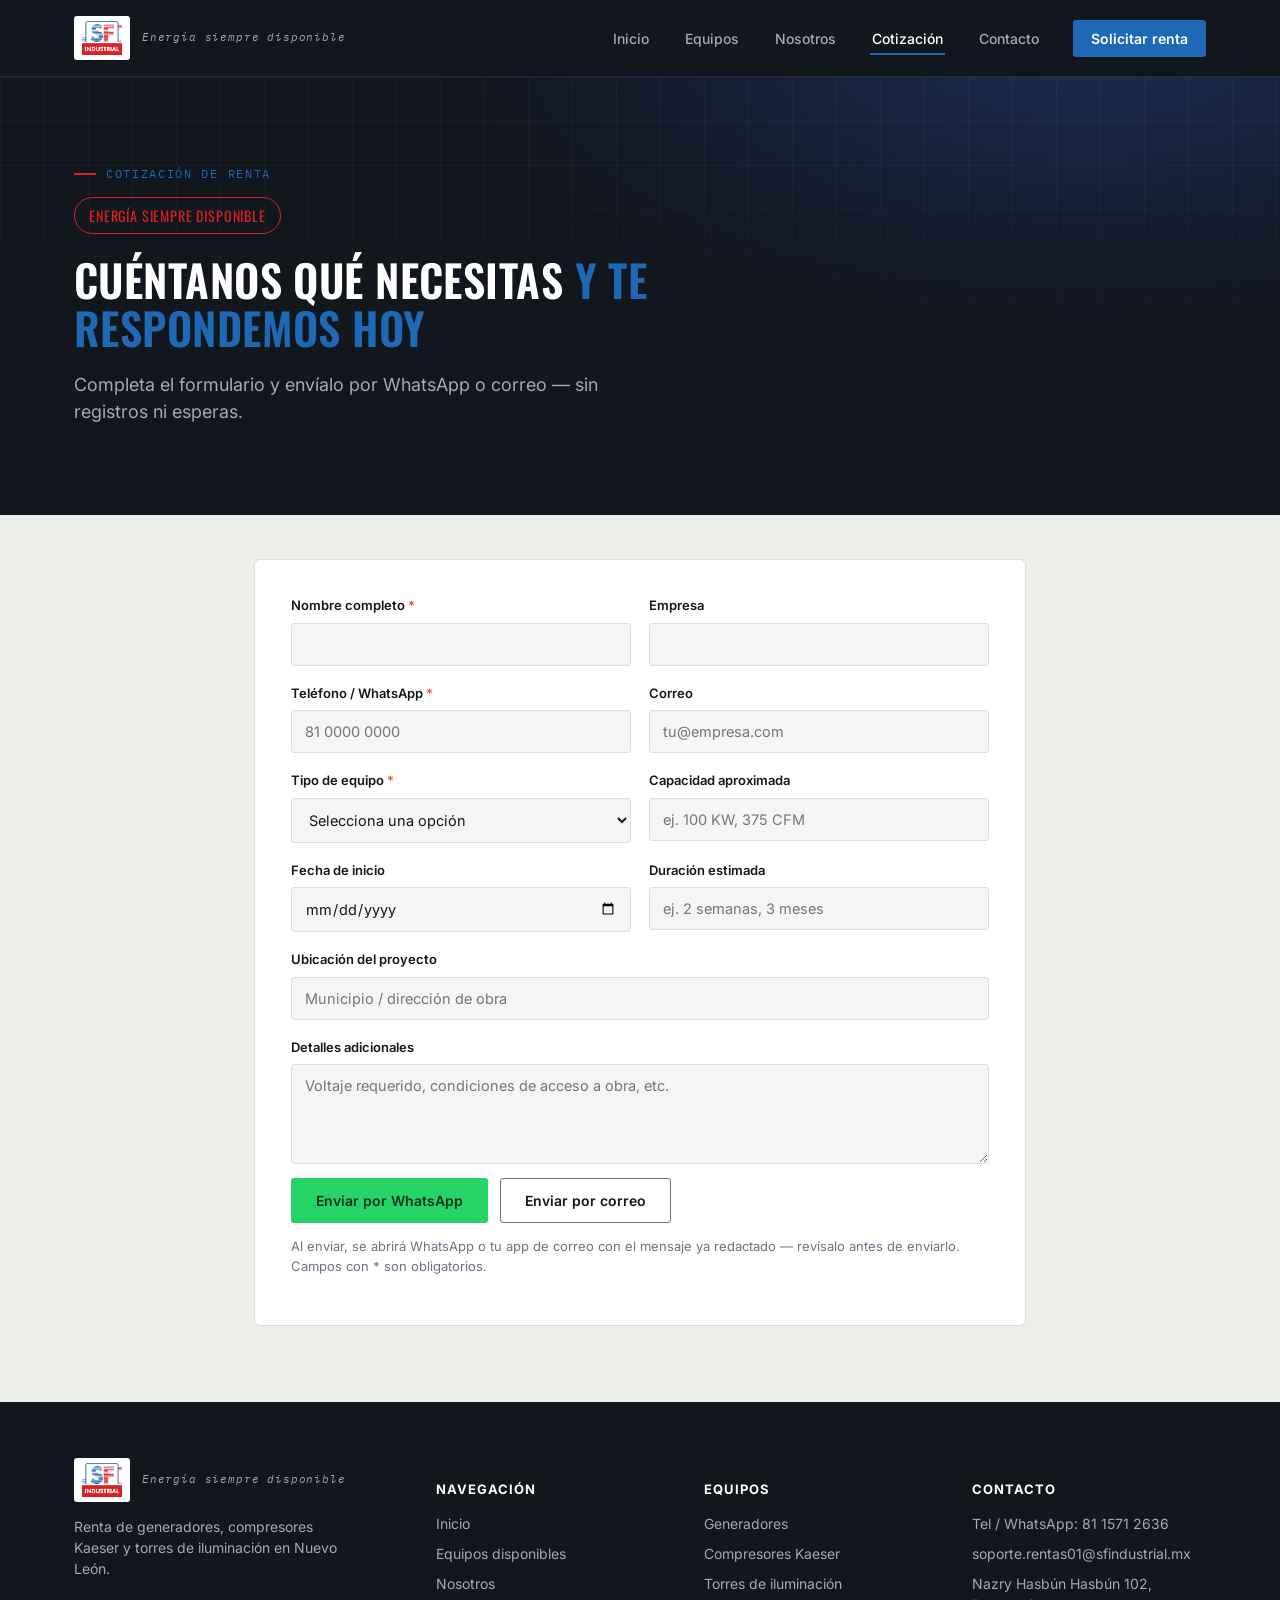
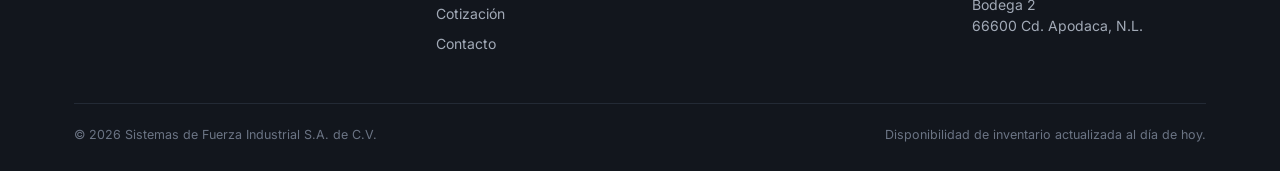
<file: cotizacion.html>
<!DOCTYPE html>
<html lang="es">
<head>
<meta charset="UTF-8">
<meta name="viewport" content="width=device-width, initial-scale=1.0">
<title>Solicitar Cotización | Sistemas de Fuerza Industrial</title>
<meta name="description" content="Solicita cotización de renta de generadores, compresores Kaeser o torres de iluminación en Nuevo León. Respuesta el mismo día.">
<link rel="icon" type="image/png" href="img/logo.png">
<link rel="stylesheet" href="css/style.css">
</head>
<body>

<header class="site-header">
  <nav class="nav">
    <a href="index.html" class="brand">
      <span class="brand-logo-chip"><img src="img/logo.png" alt="SF Industrial"></span>
      <span class="brand-tagline">Energía siempre disponible</span>
    </a>
    <button class="nav-toggle" aria-label="Abrir menú">☰</button>
    <ul class="nav-links">
      <li><a href="index.html">Inicio</a></li>
      <li><a href="equipos.html">Equipos</a></li>
      <li><a href="nosotros.html">Nosotros</a></li>
      <li><a href="cotizacion.html" class="active">Cotización</a></li>
      <li><a href="contacto.html">Contacto</a></li>
      <li><a href="cotizacion.html" class="nav-cta">Solicitar renta</a></li>
    </ul>
  </nav>
</header>

<section class="hero" style="padding-bottom:56px;">
  <div class="hero-grid-lines"></div>
  <div class="hero-inner">
    <div class="eyebrow">Cotización de renta</div>
    <div class="hero-lema">Energía siempre disponible</div>
    <h1 style="font-size:clamp(28px,4.4vw,44px);">Cuéntanos qué necesitas <em>y te respondemos hoy</em></h1>
    <p class="lead">Completa el formulario y envíalo por WhatsApp o correo — sin registros ni esperas.</p>
  </div>
</section>

<section class="section" style="padding-top:44px;">
  <div class="container" style="max-width:820px;">
    <div class="form-card">
      <form id="quote-form">
        <div class="form-row">
          <div class="field">
            <label for="nombre">Nombre completo <span class="req">*</span></label>
            <input type="text" id="nombre" required>
          </div>
          <div class="field">
            <label for="empresa">Empresa</label>
            <input type="text" id="empresa">
          </div>
        </div>

        <div class="form-row">
          <div class="field">
            <label for="telefono">Teléfono / WhatsApp <span class="req">*</span></label>
            <input type="tel" id="telefono" required placeholder="81 0000 0000">
          </div>
          <div class="field">
            <label for="correo">Correo</label>
            <input type="email" id="correo" placeholder="tu@empresa.com">
          </div>
        </div>

        <div class="form-row">
          <div class="field">
            <label for="tipo-equipo">Tipo de equipo <span class="req">*</span></label>
            <select id="tipo-equipo" required>
              <option value="">Selecciona una opción</option>
              <option value="Generador">Generador</option>
              <option value="Compresor">Compresor Kaeser</option>
              <option value="Torre de Iluminación">Torre de iluminación</option>
              <option value="No estoy seguro">No estoy seguro / necesito asesoría</option>
            </select>
          </div>
          <div class="field">
            <label for="capacidad">Capacidad aproximada</label>
            <input type="text" id="capacidad" placeholder="ej. 100 KW, 375 CFM">
          </div>
        </div>

        <div class="form-row">
          <div class="field">
            <label for="fecha-inicio">Fecha de inicio</label>
            <input type="date" id="fecha-inicio">
          </div>
          <div class="field">
            <label for="duracion">Duración estimada</label>
            <input type="text" id="duracion" placeholder="ej. 2 semanas, 3 meses">
          </div>
        </div>

        <div class="field field-full" style="margin-bottom:18px;">
          <label for="ubicacion">Ubicación del proyecto</label>
          <input type="text" id="ubicacion" placeholder="Municipio / dirección de obra">
        </div>

        <div class="field field-full" style="margin-bottom:8px;">
          <label for="mensaje">Detalles adicionales</label>
          <textarea id="mensaje" placeholder="Voltaje requerido, condiciones de acceso a obra, etc."></textarea>
        </div>

        <div class="form-actions">
          <button type="submit" class="btn btn-wa" id="submit-wa">Enviar por WhatsApp</button>
          <button type="button" class="btn btn-outline" id="submit-mail">Enviar por correo</button>
        </div>
        <p class="form-note">Al enviar, se abrirá WhatsApp o tu app de correo con el mensaje ya redactado — revísalo antes de enviarlo. Campos con <span class="req">*</span> son obligatorios.</p>
      </form>
    </div>
  </div>
</section>

<footer class="site-footer">
  <div class="container">
    <div class="footer-grid">
      <div class="footer-brand">
        <a href="index.html" class="brand" style="margin-bottom:14px;">
          <span class="brand-logo-chip"><img src="img/logo.png" alt="SF Industrial"></span>
          <span class="brand-tagline">Energía siempre disponible</span>
        </a>
        <p>Renta de generadores, compresores Kaeser y torres de iluminación en Nuevo León.</p>
      </div>
      <div>
        <h5>Navegación</h5>
        <ul>
          <li><a href="index.html">Inicio</a></li>
          <li><a href="equipos.html">Equipos disponibles</a></li>
          <li><a href="nosotros.html">Nosotros</a></li>
          <li><a href="cotizacion.html">Cotización</a></li>
          <li><a href="contacto.html">Contacto</a></li>
        </ul>
      </div>
      <div>
        <h5>Equipos</h5>
        <ul>
          <li><a href="equipos.html#generador">Generadores</a></li>
          <li><a href="equipos.html#compresor">Compresores Kaeser</a></li>
          <li><a href="equipos.html#torre">Torres de iluminación</a></li>
        </ul>
      </div>
      <div>
        <h5>Contacto</h5>
        <ul>
          <li>Tel / WhatsApp: 81 1571 2636</li>
          <li>soporte.rentas01@sfindustrial.mx</li>
          <li>Nazry Hasbún Hasbún 102, Bodega 2<br>66600 Cd. Apodaca, N.L.</li>
        </ul>
      </div>
    </div>
    <div class="footer-bottom">
      <span>© 2026 Sistemas de Fuerza Industrial S.A. de C.V.</span>
      <span>Disponibilidad de inventario actualizada al día de hoy.</span>
    </div>
  </div>
</footer>

<script src="js/main.js"></script>
<script>
  // ---- prefill desde catálogo (?tipo=&marca=&cap=) ----
  const params = new URLSearchParams(window.location.search);
  if (params.get("tipo")) {
    const tipoSelect = document.getElementById("tipo-equipo");
    const val = params.get("tipo");
    if ([...tipoSelect.options].some(o => o.value === val)) tipoSelect.value = val;
  }
  if (params.get("cap")) document.getElementById("capacidad").value = params.get("cap");
  if (params.get("marca")) {
    const msg = document.getElementById("mensaje");
    msg.value = `Interesado en unidad marca ${params.get("marca")}.`;
  }

  function buildMessage() {
    const get = id => document.getElementById(id).value.trim();
    const lines = [
      "Solicitud de cotización — Sistemas de Fuerza Industrial",
      `Nombre: ${get("nombre") || "-"}`,
      `Empresa: ${get("empresa") || "-"}`,
      `Teléfono: ${get("telefono") || "-"}`,
      `Correo: ${get("correo") || "-"}`,
      `Tipo de equipo: ${get("tipo-equipo") || "-"}`,
      `Capacidad aproximada: ${get("capacidad") || "-"}`,
      `Fecha de inicio: ${get("fecha-inicio") || "-"}`,
      `Duración estimada: ${get("duracion") || "-"}`,
      `Ubicación del proyecto: ${get("ubicacion") || "-"}`,
      `Detalles: ${get("mensaje") || "-"}`,
    ];
    return lines.join("\n");
  }

  function validate() {
    const nombre = document.getElementById("nombre");
    const telefono = document.getElementById("telefono");
    const tipo = document.getElementById("tipo-equipo");
    let ok = true;
    [nombre, telefono, tipo].forEach(f => {
      if (!f.value.trim()) { f.style.borderColor = "var(--status-red)"; ok = false; }
      else { f.style.borderColor = ""; }
    });
    if (!ok) alert("Por favor completa nombre, teléfono y tipo de equipo antes de enviar.");
    return ok;
  }

  document.getElementById("quote-form").addEventListener("submit", (e) => {
    e.preventDefault();
    if (!validate()) return;
    window.open(buildWhatsAppLink(buildMessage()), "_blank");
  });

  document.getElementById("submit-mail").addEventListener("click", () => {
    if (!validate()) return;
    window.location.href = buildMailtoLink("Solicitud de cotización — Renta de equipo", buildMessage());
  });
</script>
</body>
</html>
</file>
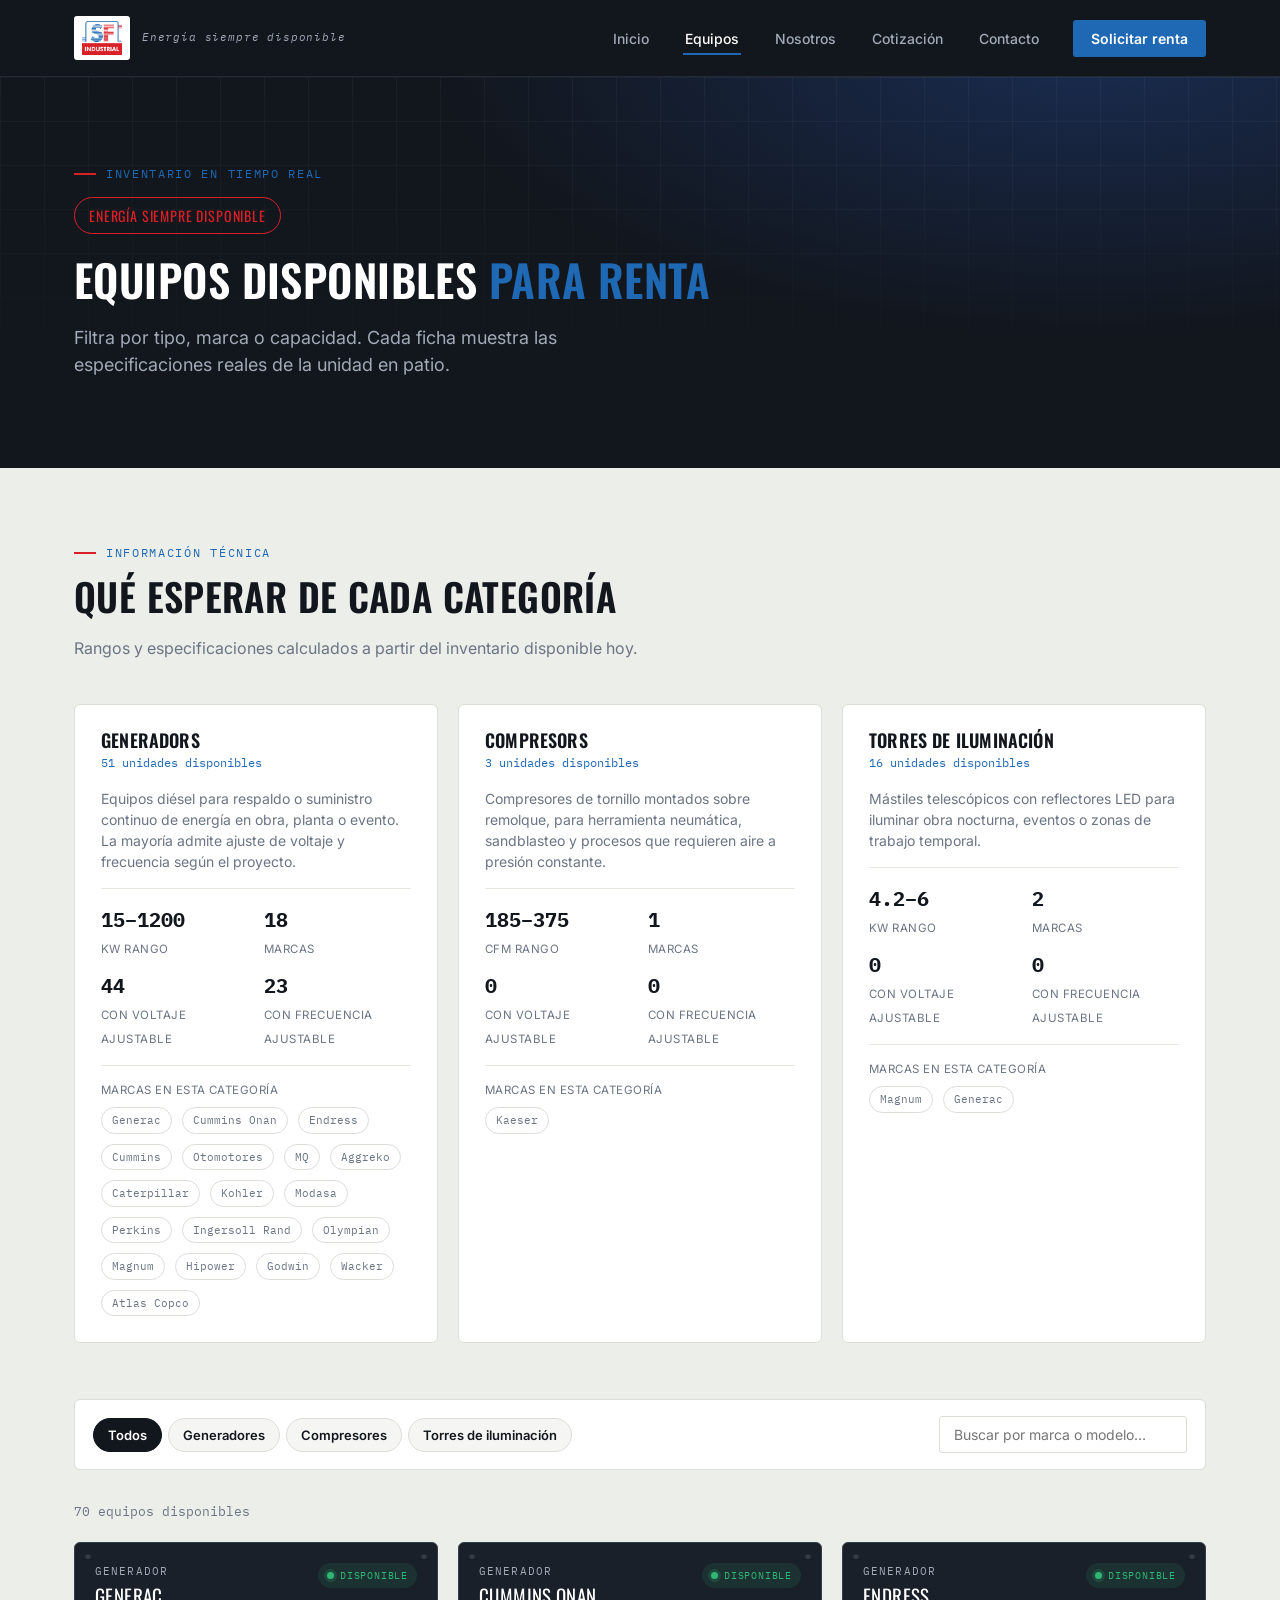
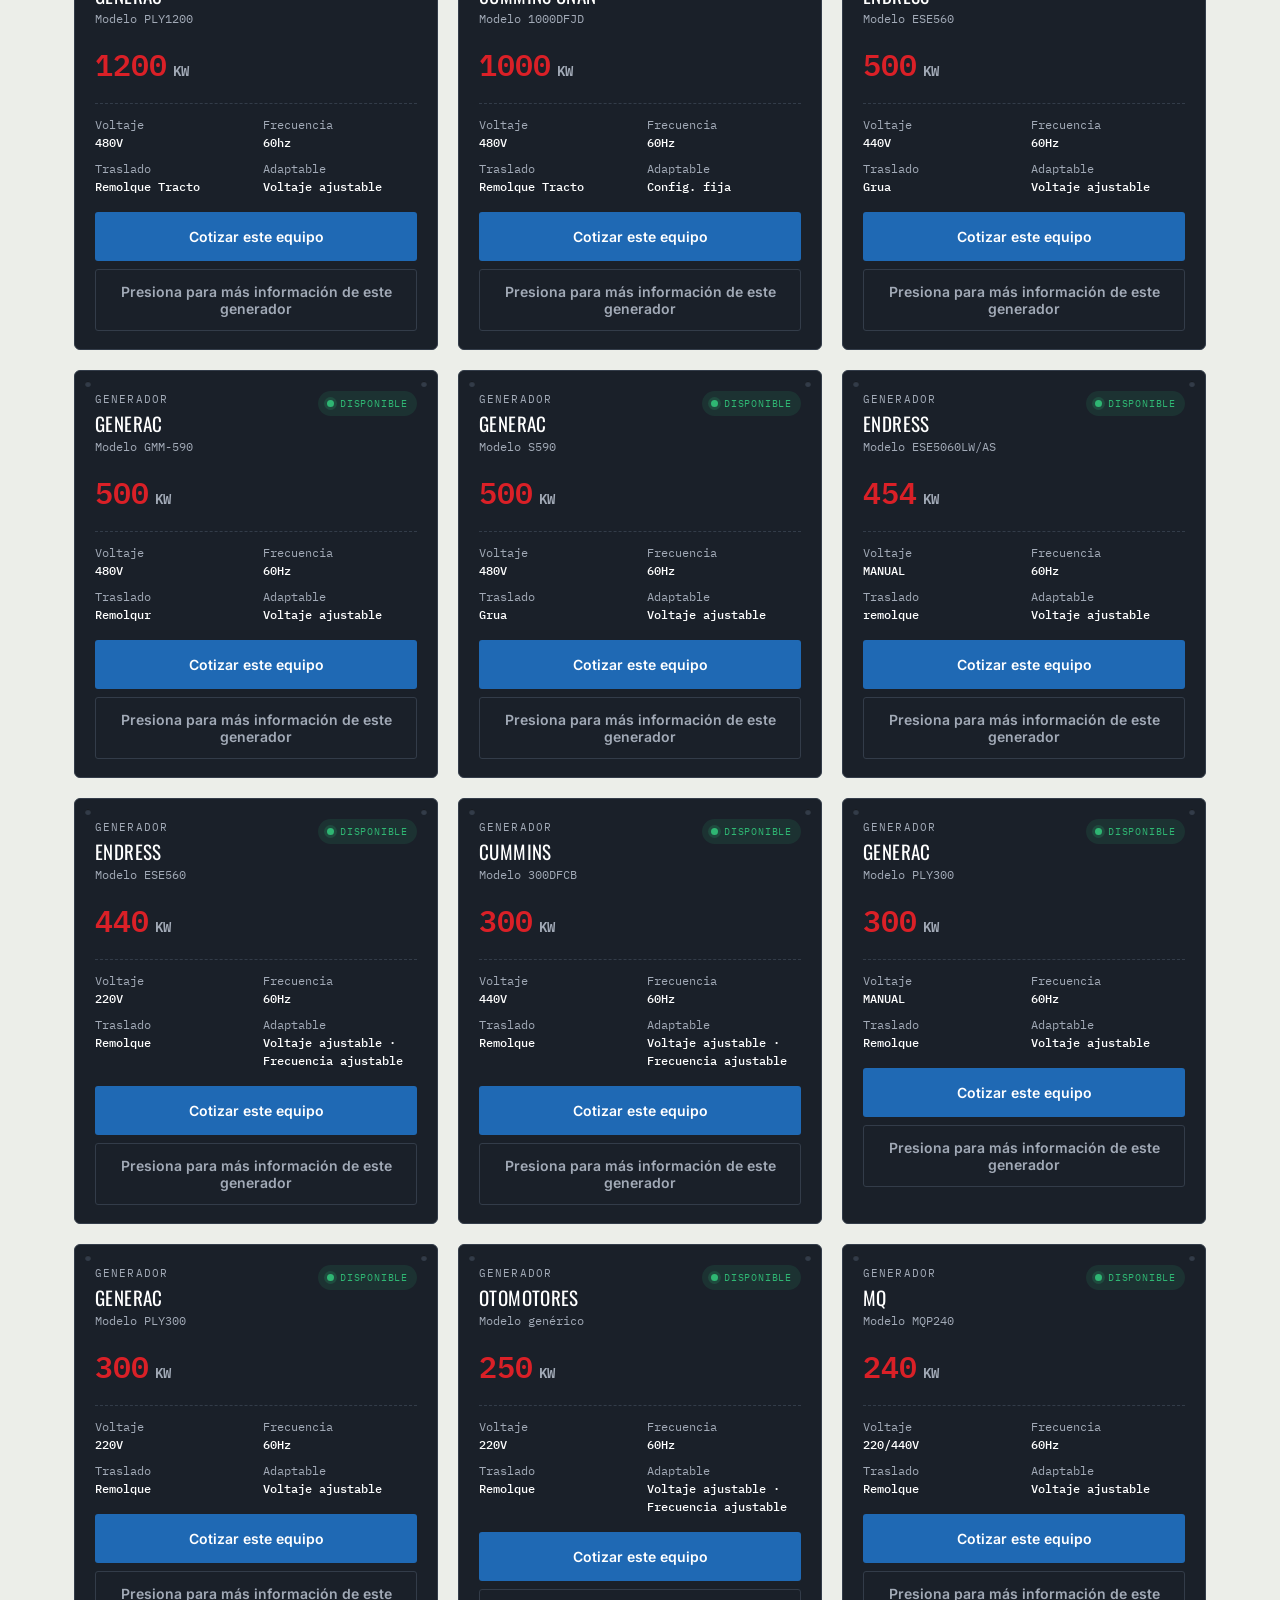
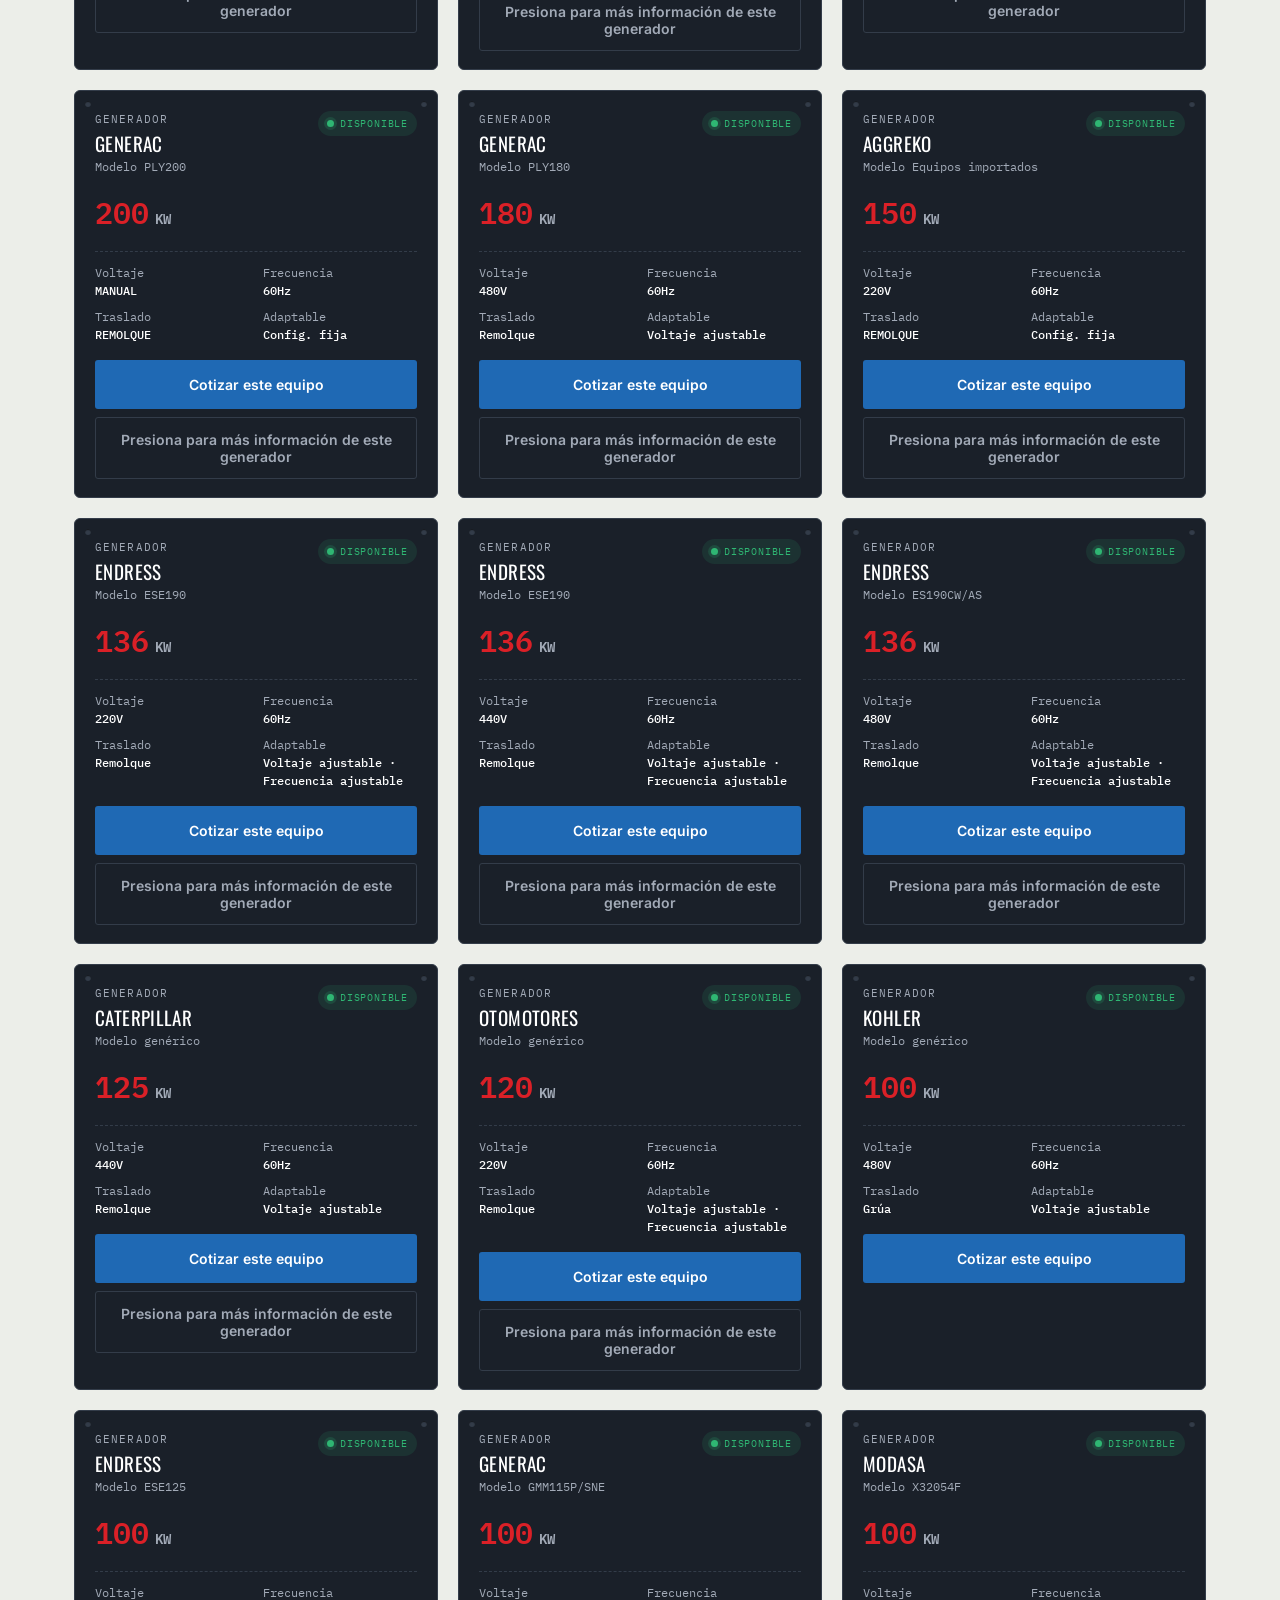
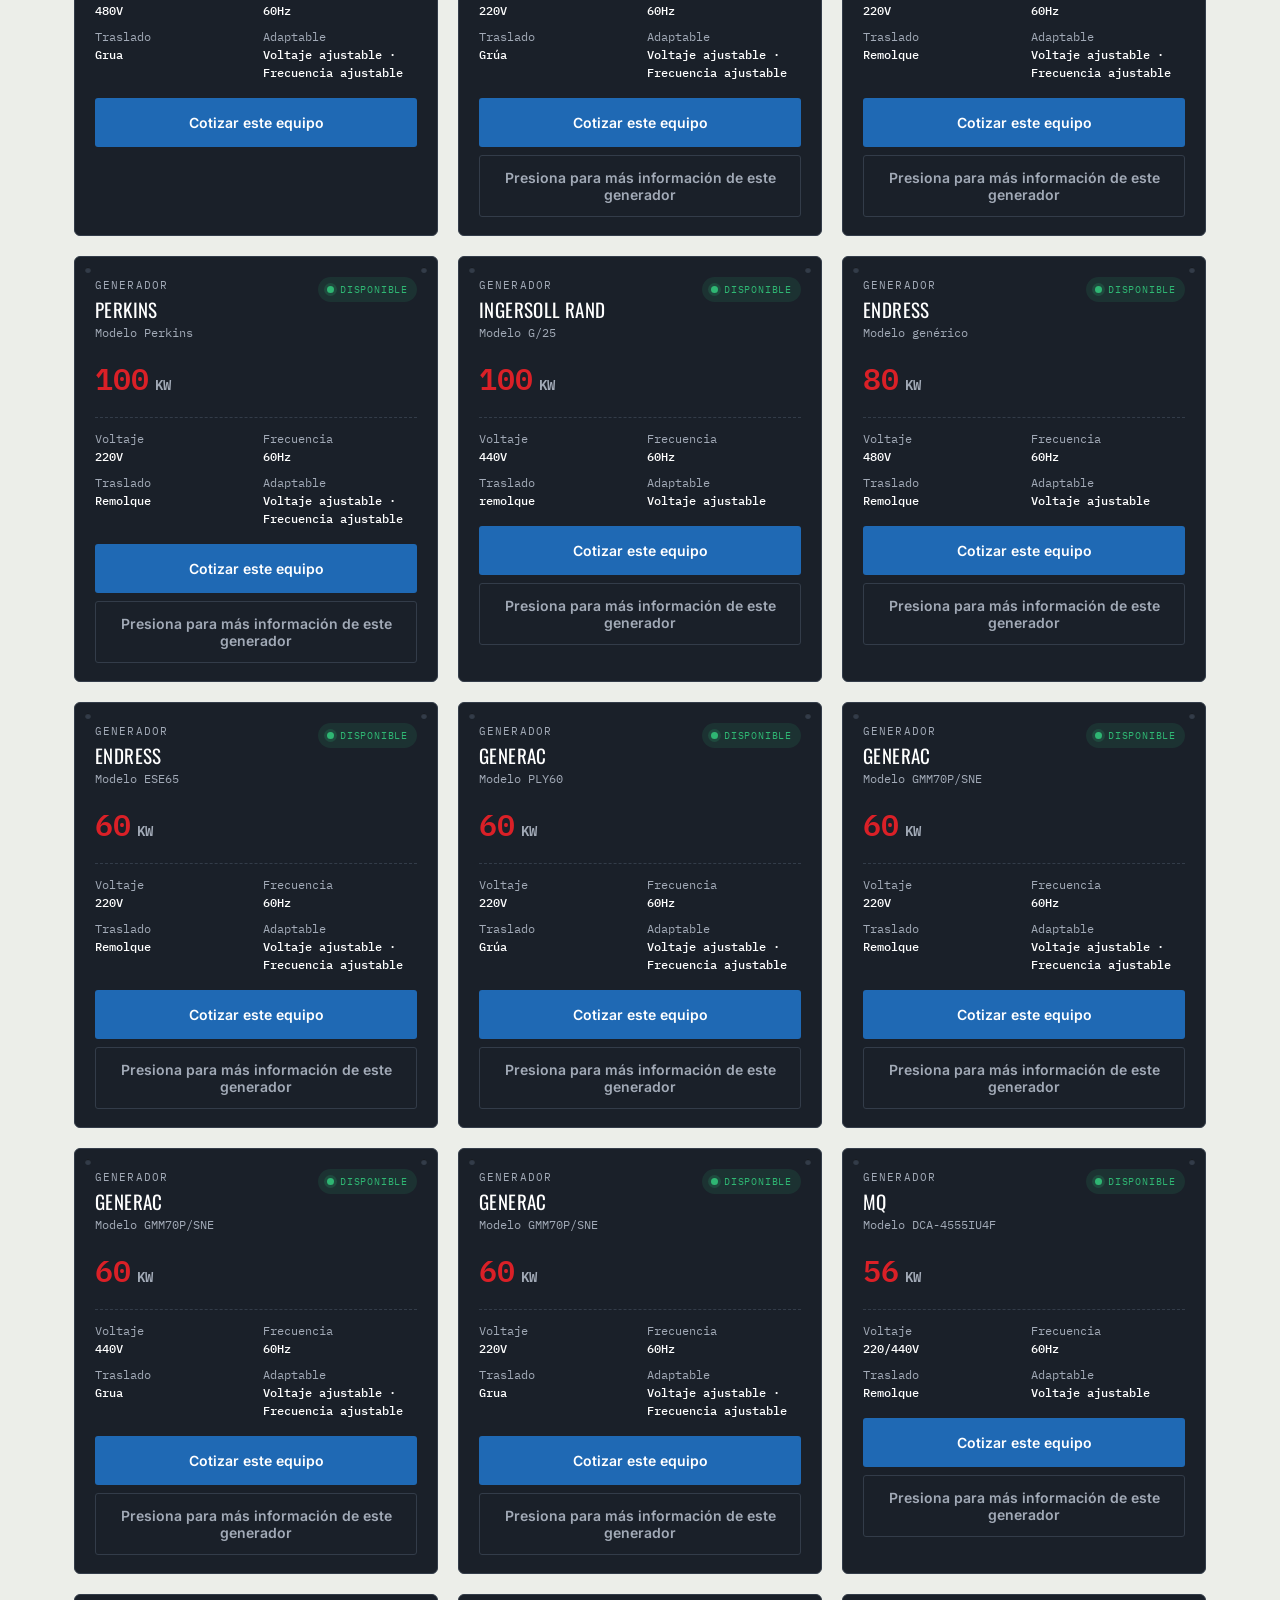
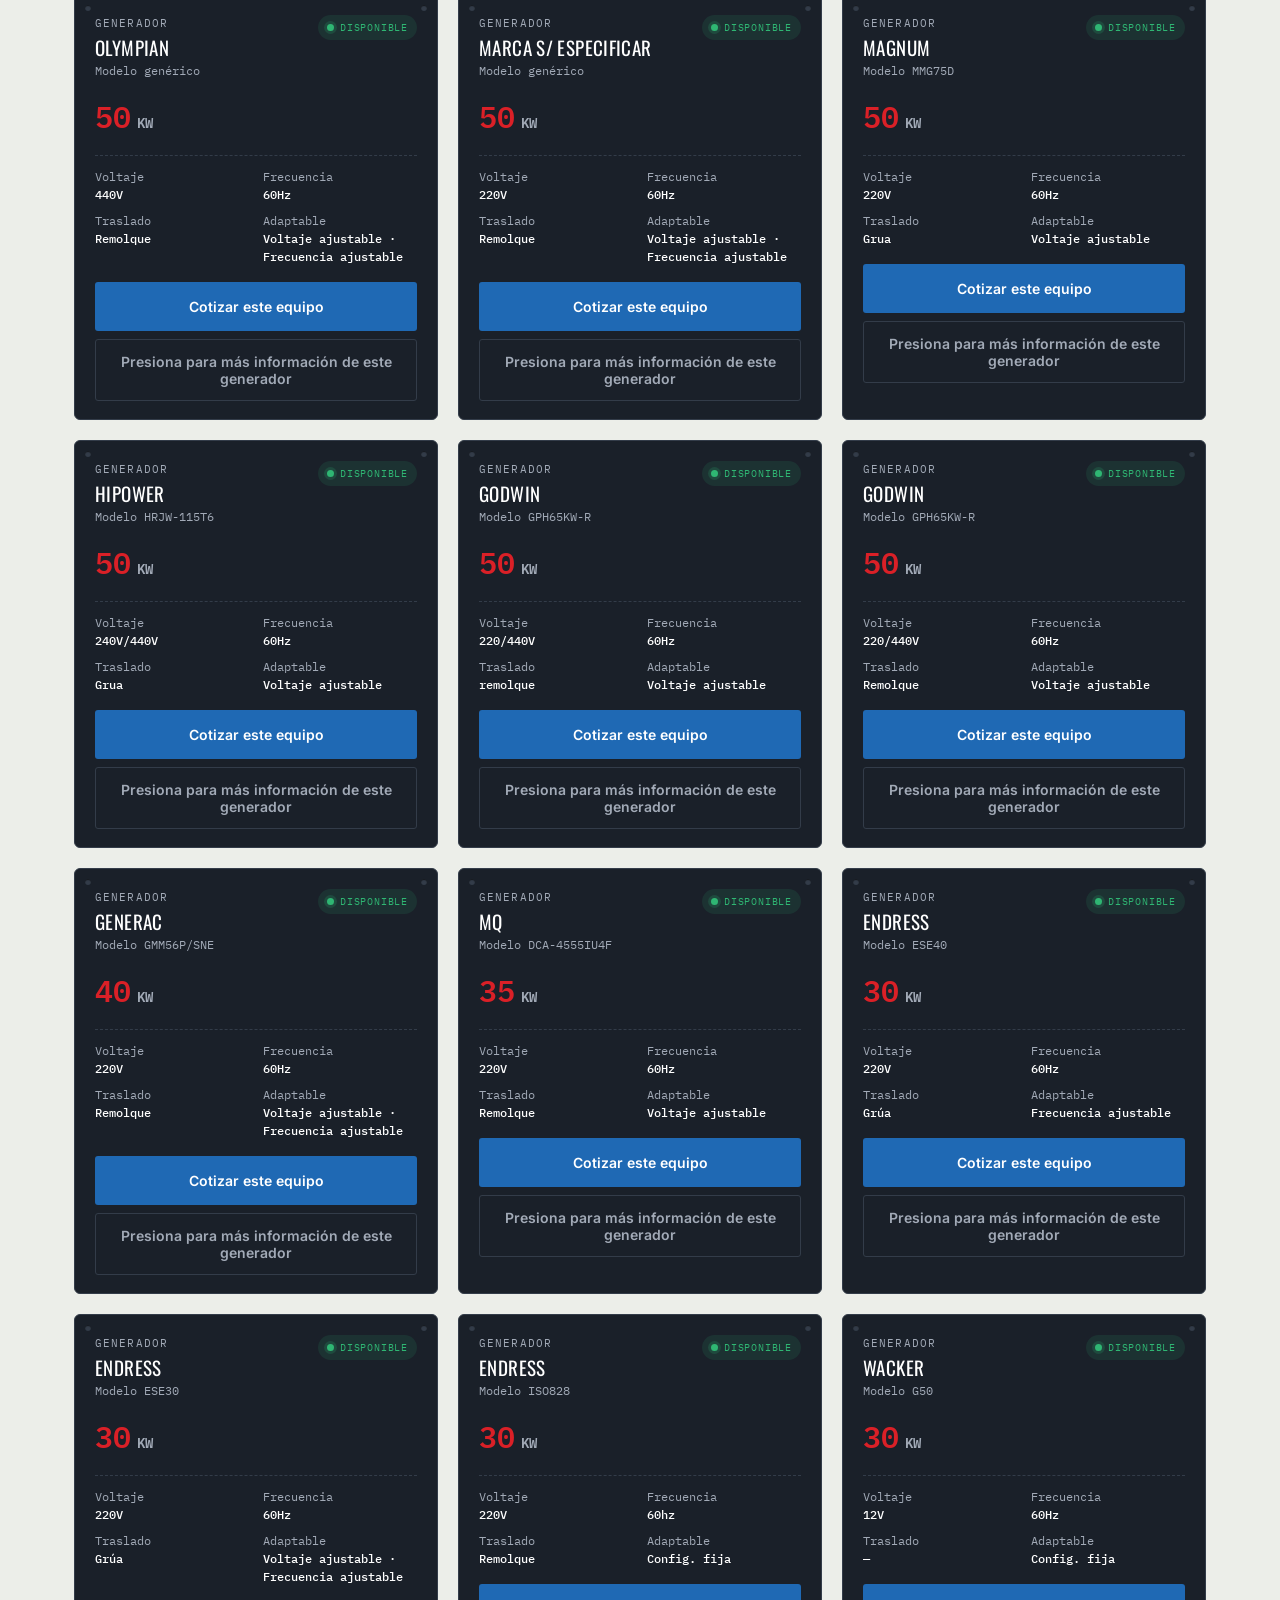
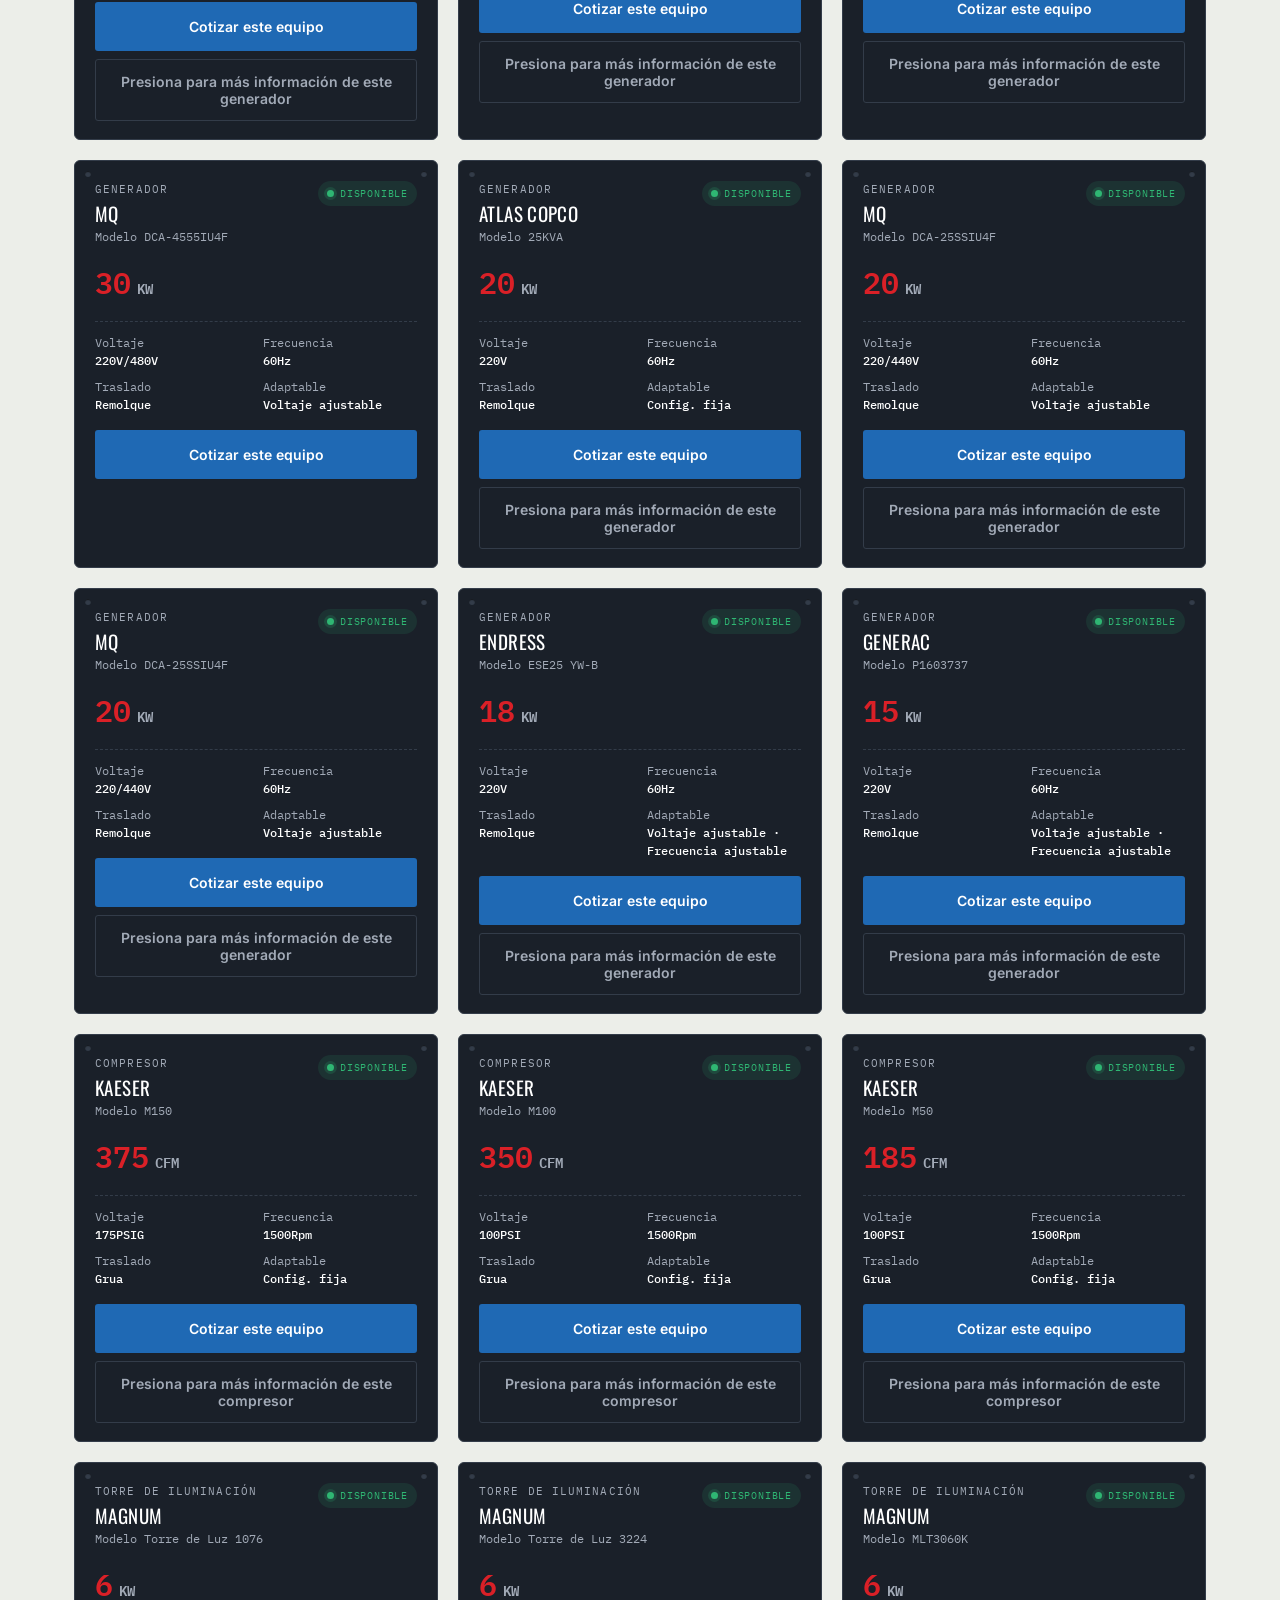
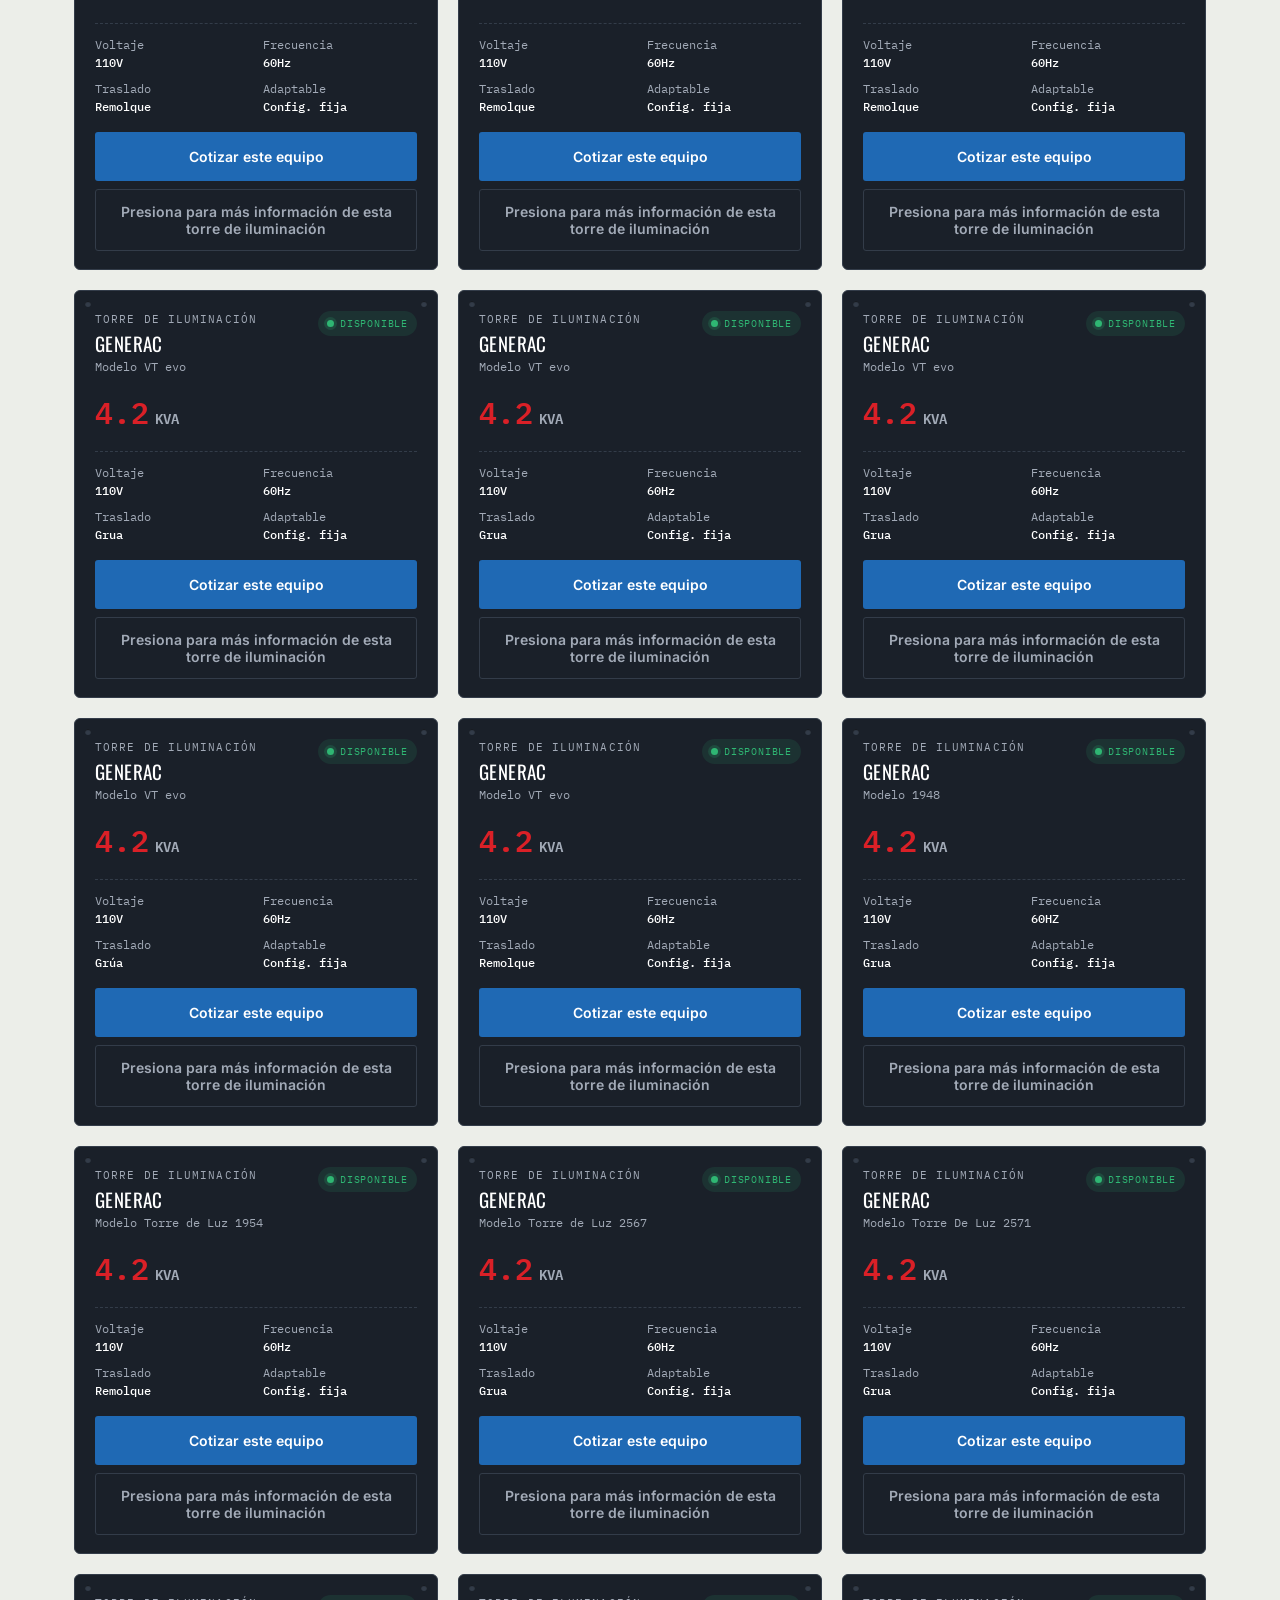
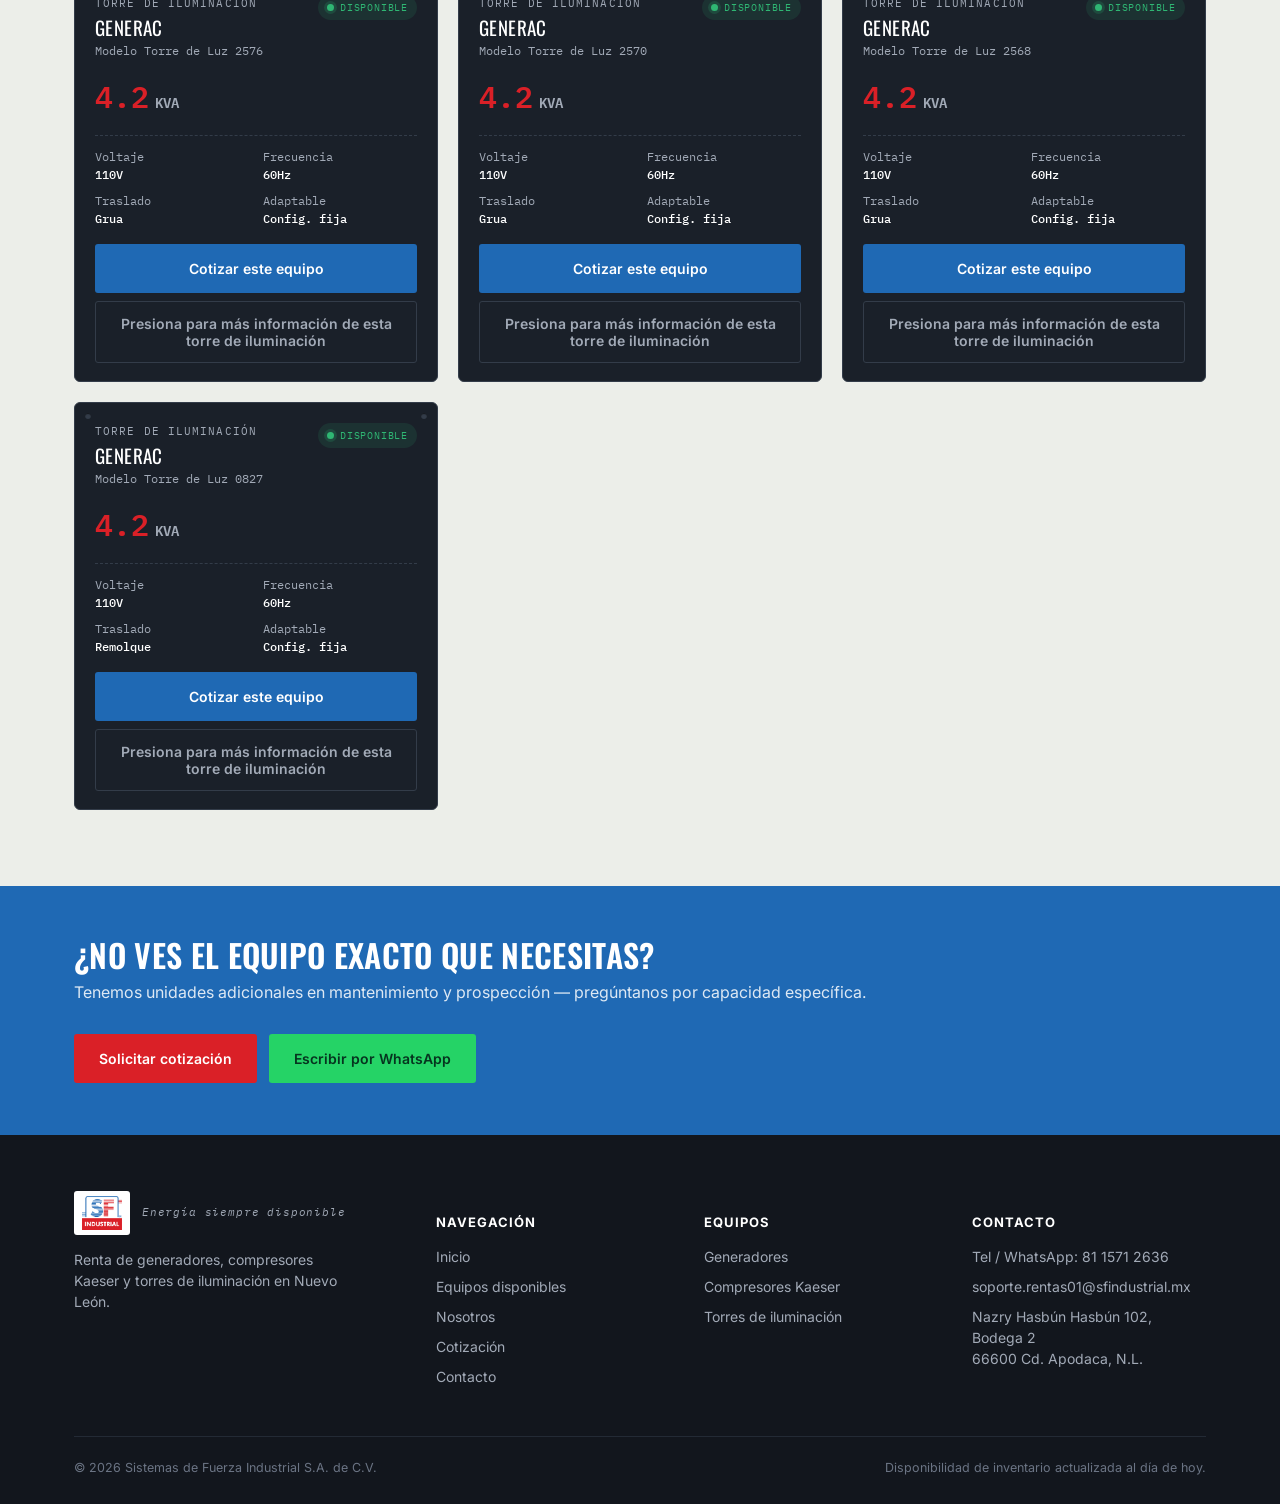
<file: equipos.html>
<!DOCTYPE html>
<html lang="es">
<head>
<meta charset="UTF-8">
<meta name="viewport" content="width=device-width, initial-scale=1.0">
<title>Equipos Disponibles — Generadores, Compresores Kaeser y Torres de Iluminación | Sistemas de Fuerza Industrial</title>
<meta name="description" content="Catálogo de equipo disponible para renta: generadores diésel, compresores Kaeser y torres de iluminación en Nuevo León.">
<link rel="icon" type="image/png" href="img/logo.png">
<link rel="stylesheet" href="css/style.css">
</head>
<body>

<header class="site-header">
  <nav class="nav">
    <a href="index.html" class="brand">
      <span class="brand-logo-chip"><img src="img/logo.png" alt="SF Industrial"></span>
      <span class="brand-tagline">Energía siempre disponible</span>
    </a>
    <button class="nav-toggle" aria-label="Abrir menú">☰</button>
    <ul class="nav-links">
      <li><a href="index.html">Inicio</a></li>
      <li><a href="equipos.html" class="active">Equipos</a></li>
      <li><a href="nosotros.html">Nosotros</a></li>
      <li><a href="cotizacion.html">Cotización</a></li>
      <li><a href="contacto.html">Contacto</a></li>
      <li><a href="cotizacion.html" class="nav-cta">Solicitar renta</a></li>
    </ul>
  </nav>
</header>

<section class="hero" style="padding-bottom:56px;">
  <div class="hero-grid-lines"></div>
  <div class="hero-inner">
    <div class="eyebrow">Inventario en tiempo real</div>
    <div class="hero-lema">Energía siempre disponible</div>
    <h1 style="font-size:clamp(28px,4.4vw,44px);">Equipos disponibles <em>para renta</em></h1>
    <p class="lead">Filtra por tipo, marca o capacidad. Cada ficha muestra las especificaciones reales de la unidad en patio.</p>
  </div>
</section>

<section class="section" style="padding-bottom:0;">
  <div class="container">
    <div class="section-head">
      <div class="eyebrow">Información técnica</div>
      <h2>Qué esperar de cada categoría</h2>
      <p>Rangos y especificaciones calculados a partir del inventario disponible hoy.</p>
    </div>
    <div class="techspec-grid" id="techspec-grid"></div>
  </div>
</section>

<section class="section" style="padding-top:44px;">
  <div class="container">

    <div class="catalog-toolbar">
      <div class="tb-group" id="tipo-filters">
        <button class="tb-chip active" data-tipo="all">Todos</button>
        <button class="tb-chip" data-tipo="Generador">Generadores</button>
        <button class="tb-chip" data-tipo="Compresor">Compresores</button>
        <button class="tb-chip" data-tipo="Torre de Iluminación">Torres de iluminación</button>
      </div>
      <input type="text" id="search" class="tb-search" placeholder="Buscar por marca o modelo…">
    </div>

    <div class="tb-count" id="result-count"></div>
    <div class="equip-grid" id="equip-grid"></div>
    <div class="empty-state" id="empty-state" style="display:none;">
      No encontramos equipo con ese filtro. Prueba con otra marca o categoría, o
      <a href="cotizacion.html" style="color:var(--power-blue);font-weight:600;">pídenos disponibilidad directamente</a>.
    </div>

  </div>
</section>

<section class="cta-band">
  <div class="container cta-inner">
    <div>
      <h2>¿No ves el equipo exacto que necesitas?</h2>
      <p>Tenemos unidades adicionales en mantenimiento y prospección — pregúntanos por capacidad específica.</p>
    </div>
    <div class="cta-actions">
      <a href="cotizacion.html" class="btn btn-amber">Solicitar cotización</a>
      <a id="wa-cta" href="#" class="btn btn-wa" target="_blank" rel="noopener">Escribir por WhatsApp</a>
    </div>
  </div>
</section>

<footer class="site-footer">
  <div class="container">
    <div class="footer-grid">
      <div class="footer-brand">
        <a href="index.html" class="brand" style="margin-bottom:14px;">
          <span class="brand-logo-chip"><img src="img/logo.png" alt="SF Industrial"></span>
          <span class="brand-tagline">Energía siempre disponible</span>
        </a>
        <p>Renta de generadores, compresores Kaeser y torres de iluminación en Nuevo León.</p>
      </div>
      <div>
        <h5>Navegación</h5>
        <ul>
          <li><a href="index.html">Inicio</a></li>
          <li><a href="equipos.html">Equipos disponibles</a></li>
          <li><a href="nosotros.html">Nosotros</a></li>
          <li><a href="cotizacion.html">Cotización</a></li>
          <li><a href="contacto.html">Contacto</a></li>
        </ul>
      </div>
      <div>
        <h5>Equipos</h5>
        <ul>
          <li><a href="equipos.html#generador">Generadores</a></li>
          <li><a href="equipos.html#compresor">Compresores Kaeser</a></li>
          <li><a href="equipos.html#torre">Torres de iluminación</a></li>
        </ul>
      </div>
      <div>
        <h5>Contacto</h5>
        <ul>
          <li>Tel / WhatsApp: 81 1571 2636</li>
          <li>soporte.rentas01@sfindustrial.mx</li>
          <li>Nazry Hasbún Hasbún 102, Bodega 2<br>66600 Cd. Apodaca, N.L.</li>
        </ul>
      </div>
    </div>
    <div class="footer-bottom">
      <span>© 2026 Sistemas de Fuerza Industrial S.A. de C.V.</span>
      <span>Disponibilidad de inventario actualizada al día de hoy.</span>
    </div>
  </div>
</footer>

<div class="ficha-overlay" id="ficha-overlay">
  <div class="ficha-modal">
    <div class="ficha-modal-head">
      <button type="button" class="ficha-close" onclick="closeFicha()" aria-label="Cerrar">✕</button>
      <div class="ficha-tipo" id="ficha-tipo">Generador</div>
      <h3 id="ficha-titulo">Marca</h3>
      <div class="ficha-modelo" id="ficha-modelo-txt"></div>
    </div>
    <div class="ficha-body" id="ficha-body"></div>
  </div>
</div>

<div class="ficha-overlay" id="ficha-overlay" onclick="if(event.target===this) closeFicha()">
  <div class="ficha-modal">
    <div class="ficha-modal-head">
      <button type="button" class="ficha-close" onclick="closeFicha()" aria-label="Cerrar">✕</button>
      <div class="ficha-tipo" id="ficha-tipo">Generador</div>
      <h3 id="ficha-titulo">—</h3>
      <div class="ficha-modelo" id="ficha-modelo-txt"></div>
    </div>
    <div class="ficha-body" id="ficha-body"></div>
  </div>
</div>

<script src="js/equipos-data.js"></script>
<script src="js/main.js"></script>
<script>
  const grid = document.getElementById("equip-grid");
  const countEl = document.getElementById("result-count");
  const emptyState = document.getElementById("empty-state");
  const searchInput = document.getElementById("search");
  const chips = document.querySelectorAll(".tb-chip");

  let activeTipo = "all";

  // permitir llegar con #generador / #compresor / #torre desde otras páginas
  const hashMap = { generador: "Generador", compresor: "Compresor", torre: "Torre de Iluminación" };
  const hash = window.location.hash.replace("#", "");
  if (hashMap[hash]) activeTipo = hashMap[hash];

  function render() {
    const q = searchInput.value.trim().toLowerCase();
    const filtered = EQUIPOS.filter(e => {
      const tipoMatch = activeTipo === "all" || e.tipo === activeTipo;
      const text = `${e.marca || ""} ${e.modelo || ""} ${e.tipo}`.toLowerCase();
      const qMatch = !q || text.includes(q);
      return tipoMatch && qMatch;
    });

    countEl.textContent = `${filtered.length} equipo${filtered.length === 1 ? "" : "s"} disponible${filtered.length === 1 ? "" : "s"}`;
    grid.innerHTML = filtered.map(nameplateHTML).join("");
    emptyState.style.display = filtered.length ? "none" : "block";
  }

  chips.forEach(chip => {
    chip.addEventListener("click", () => {
      chips.forEach(c => c.classList.remove("active"));
      chip.classList.add("active");
      activeTipo = chip.dataset.tipo;
      render();
    });
    if (hashMap[hash] && chip.dataset.tipo === hashMap[hash]) {
      chips.forEach(c => c.classList.remove("active"));
      chip.classList.add("active");
    }
  });

  searchInput.addEventListener("input", render);
  render();

  document.getElementById("wa-cta").href = buildWhatsAppLink(
    "Hola, estoy buscando un equipo específico que no vi en el catálogo. ¿Me pueden ayudar?"
  );

  // ---- ficha técnica por categoría, calculada del inventario real ----
  const CATS = [
    {
      tipo: "Generador",
      desc: "Equipos diésel para respaldo o suministro continuo de energía en obra, planta o evento. La mayoría admite ajuste de voltaje y frecuencia según el proyecto.",
    },
    {
      tipo: "Compresor",
      desc: "Compresores de tornillo montados sobre remolque, para herramienta neumática, sandblasteo y procesos que requieren aire a presión constante.",
    },
    {
      tipo: "Torre de Iluminación",
      desc: "Mástiles telescópicos con reflectores LED para iluminar obra nocturna, eventos o zonas de trabajo temporal.",
    },
  ];

  const techGrid = document.getElementById("techspec-grid");
  techGrid.innerHTML = CATS.map(cat => {
    const items = EQUIPOS.filter(e => e.tipo === cat.tipo);
    const caps = items.map(e => e.cap_valor).filter(Boolean);
    const unit = items.find(e => e.cap_unidad)?.cap_unidad || "";
    const brands = [...new Set(items.map(e => e.marca).filter(Boolean))];
    const ajustableV = items.filter(e => e.cambio_voltaje).length;
    const ajustableF = items.filter(e => e.cambio_frecuencia).length;

    return `
    <div class="techspec-card">
      <h3>${cat.tipo === "Torre de Iluminación" ? "Torres de iluminación" : cat.tipo + "s"}</h3>
      <div class="techspec-sub">${items.length} unidades disponibles</div>
      <p>${cat.desc}</p>
      <div class="techspec-stats">
        <div class="techspec-stat"><b>${caps.length ? Math.min(...caps) : "—"}–${caps.length ? Math.max(...caps) : "—"}</b><span>${unit} rango</span></div>
        <div class="techspec-stat"><b>${brands.length}</b><span>Marcas</span></div>
        <div class="techspec-stat"><b>${ajustableV}</b><span>Con voltaje ajustable</span></div>
        <div class="techspec-stat"><b>${ajustableF}</b><span>Con frecuencia ajustable</span></div>
      </div>
      <div class="techspec-brands">
        <span class="lbl">Marcas en esta categoría</span>
        <div class="badge-row">${brands.map(b => `<span class="badge" style="color:var(--steel-500);border-color:#dcded8;">${b}</span>`).join("")}</div>
      </div>
    </div>`;
  }).join("");
</script>
</body>
</html>
</file>
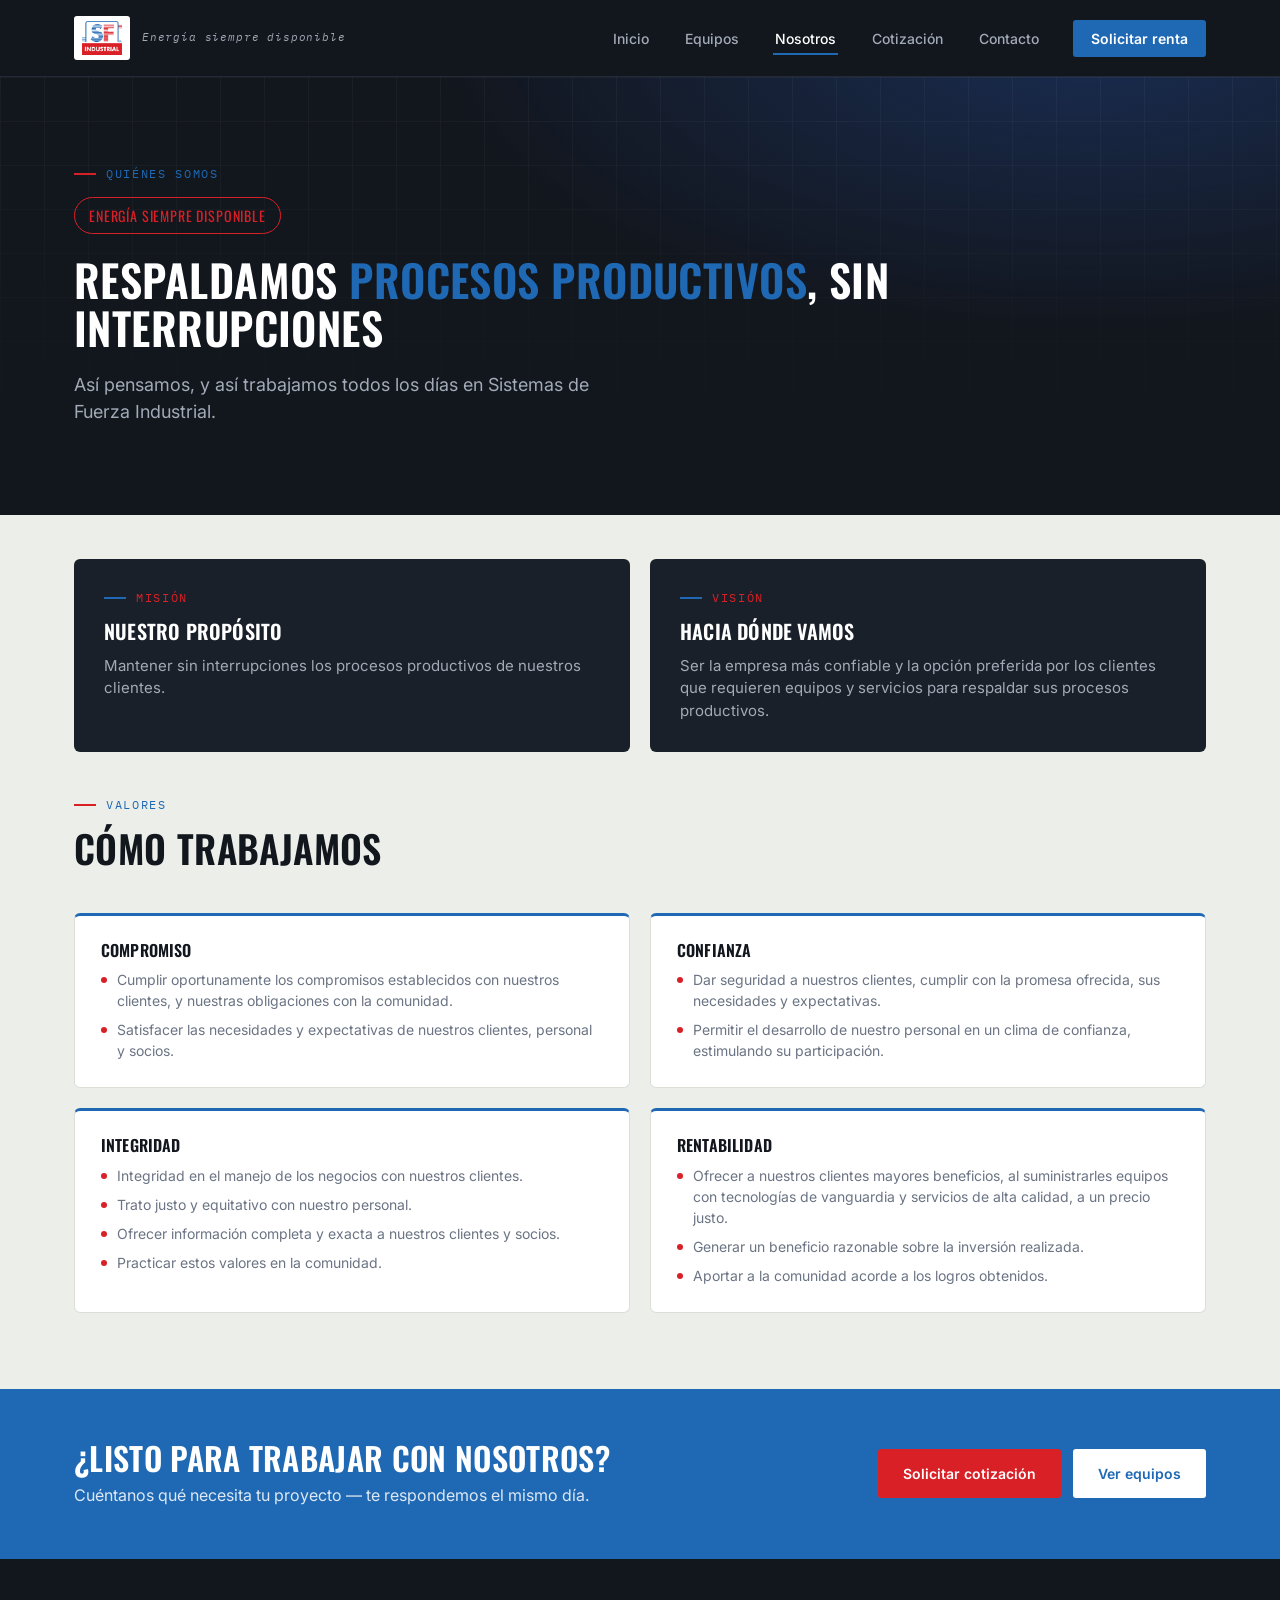
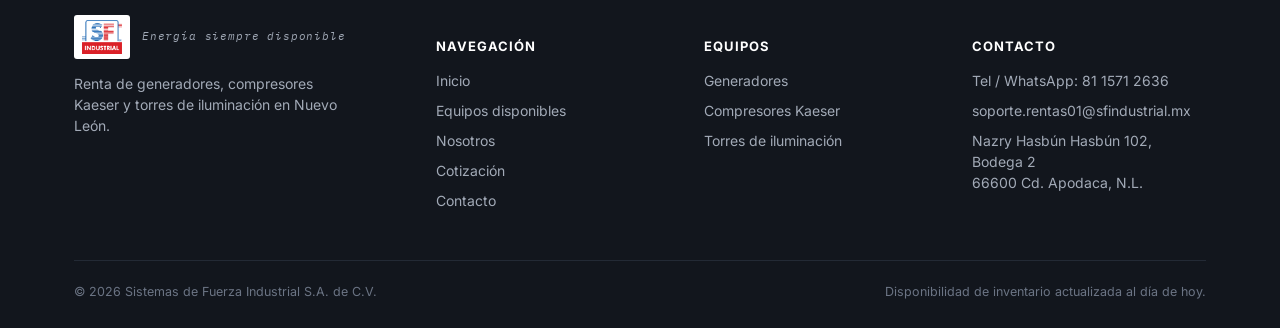
<file: nosotros.html>
<!DOCTYPE html>
<html lang="es">
<head>
<meta charset="UTF-8">
<meta name="viewport" content="width=device-width, initial-scale=1.0">
<title>Nosotros — Misión, Visión y Valores | Sistemas de Fuerza Industrial</title>
<meta name="description" content="Conoce la misión, visión y valores de Sistemas de Fuerza Industrial, renta de equipo industrial en Nuevo León.">
<link rel="icon" type="image/png" href="img/logo.png">
<link rel="stylesheet" href="css/style.css">
</head>
<body>

<header class="site-header">
  <nav class="nav">
    <a href="index.html" class="brand">
      <span class="brand-logo-chip"><img src="img/logo.png" alt="SF Industrial"></span>
      <span class="brand-tagline">Energía siempre disponible</span>
    </a>
    <button class="nav-toggle" aria-label="Abrir menú">☰</button>
    <ul class="nav-links">
      <li><a href="index.html">Inicio</a></li>
      <li><a href="equipos.html">Equipos</a></li>
      <li><a href="nosotros.html" class="active">Nosotros</a></li>
      <li><a href="cotizacion.html">Cotización</a></li>
      <li><a href="contacto.html">Contacto</a></li>
      <li><a href="cotizacion.html" class="nav-cta">Solicitar renta</a></li>
    </ul>
  </nav>
</header>

<section class="hero" style="padding-bottom:56px;">
  <div class="hero-grid-lines"></div>
  <div class="hero-inner">
    <div class="eyebrow">Quiénes somos</div>
    <div class="hero-lema">Energía siempre disponible</div>
    <h1 style="font-size:clamp(28px,4.4vw,44px);">Respaldamos <em>procesos productivos</em>, sin interrupciones</h1>
    <p class="lead">Así pensamos, y así trabajamos todos los días en Sistemas de Fuerza Industrial.</p>
  </div>
</section>

<section class="section" style="padding-top:44px;">
  <div class="container">
    <div class="mv-grid">
      <div class="mv-card">
        <div class="eyebrow">Misión</div>
        <h3>Nuestro propósito</h3>
        <p>Mantener sin interrupciones los procesos productivos de nuestros clientes.</p>
      </div>
      <div class="mv-card">
        <div class="eyebrow">Visión</div>
        <h3>Hacia dónde vamos</h3>
        <p>Ser la empresa más confiable y la opción preferida por los clientes que requieren equipos y servicios para respaldar sus procesos productivos.</p>
      </div>
    </div>

    <div class="section-head">
      <div class="eyebrow">Valores</div>
      <h2>Cómo trabajamos</h2>
    </div>
    <div class="valores-grid">

      <div class="valor-card">
        <h4>Compromiso</h4>
        <ul>
          <li>Cumplir oportunamente los compromisos establecidos con nuestros clientes, y nuestras obligaciones con la comunidad.</li>
          <li>Satisfacer las necesidades y expectativas de nuestros clientes, personal y socios.</li>
        </ul>
      </div>

      <div class="valor-card">
        <h4>Confianza</h4>
        <ul>
          <li>Dar seguridad a nuestros clientes, cumplir con la promesa ofrecida, sus necesidades y expectativas.</li>
          <li>Permitir el desarrollo de nuestro personal en un clima de confianza, estimulando su participación.</li>
        </ul>
      </div>

      <div class="valor-card">
        <h4>Integridad</h4>
        <ul>
          <li>Integridad en el manejo de los negocios con nuestros clientes.</li>
          <li>Trato justo y equitativo con nuestro personal.</li>
          <li>Ofrecer información completa y exacta a nuestros clientes y socios.</li>
          <li>Practicar estos valores en la comunidad.</li>
        </ul>
      </div>

      <div class="valor-card">
        <h4>Rentabilidad</h4>
        <ul>
          <li>Ofrecer a nuestros clientes mayores beneficios, al suministrarles equipos con tecnologías de vanguardia y servicios de alta calidad, a un precio justo.</li>
          <li>Generar un beneficio razonable sobre la inversión realizada.</li>
          <li>Aportar a la comunidad acorde a los logros obtenidos.</li>
        </ul>
      </div>

    </div>
  </div>
</section>

<section class="cta-band">
  <div class="container cta-inner">
    <div>
      <h2>¿Listo para trabajar con nosotros?</h2>
      <p>Cuéntanos qué necesita tu proyecto — te respondemos el mismo día.</p>
    </div>
    <div class="cta-actions">
      <a href="cotizacion.html" class="btn btn-amber">Solicitar cotización</a>
      <a href="equipos.html" class="btn btn-wa" style="background:var(--white);color:var(--power-blue);">Ver equipos</a>
    </div>
  </div>
</section>

<footer class="site-footer">
  <div class="container">
    <div class="footer-grid">
      <div class="footer-brand">
        <a href="index.html" class="brand" style="margin-bottom:14px;">
          <span class="brand-logo-chip"><img src="img/logo.png" alt="SF Industrial"></span>
          <span class="brand-tagline">Energía siempre disponible</span>
        </a>
        <p>Renta de generadores, compresores Kaeser y torres de iluminación en Nuevo León.</p>
      </div>
      <div>
        <h5>Navegación</h5>
        <ul>
          <li><a href="index.html">Inicio</a></li>
          <li><a href="equipos.html">Equipos disponibles</a></li>
          <li><a href="nosotros.html">Nosotros</a></li>
          <li><a href="cotizacion.html">Cotización</a></li>
          <li><a href="contacto.html">Contacto</a></li>
        </ul>
      </div>
      <div>
        <h5>Equipos</h5>
        <ul>
          <li><a href="equipos.html#generador">Generadores</a></li>
          <li><a href="equipos.html#compresor">Compresores Kaeser</a></li>
          <li><a href="equipos.html#torre">Torres de iluminación</a></li>
        </ul>
      </div>
      <div>
        <h5>Contacto</h5>
        <ul>
          <li>Tel / WhatsApp: 81 1571 2636</li>
          <li>soporte.rentas01@sfindustrial.mx</li>
          <li>Nazry Hasbún Hasbún 102, Bodega 2<br>66600 Cd. Apodaca, N.L.</li>
        </ul>
      </div>
    </div>
    <div class="footer-bottom">
      <span>© 2026 Sistemas de Fuerza Industrial S.A. de C.V.</span>
      <span>Disponibilidad de inventario actualizada al día de hoy.</span>
    </div>
  </div>
</footer>

<script src="js/main.js"></script>
</body>
</html>
</file>
<file: css/style.css>
/* ============================================================
   SISTEMAS DE FUERZA INDUSTRIAL — hoja de estilos
   Tokens: graphite (base) / power-blue (acento primario) /
   signal-amber (acento secundario, uso escaso) / status-green
   ============================================================ */

@import url('https://fonts.googleapis.com/css2?family=Oswald:wght@400;500;600;700&family=Inter:wght@400;500;600;700&family=IBM+Plex+Mono:wght@400;500;600&display=swap');

:root{
  color-scheme: light;
  --graphite-900:#12161d;
  --graphite-800:#1a2029;
  --graphite-700:#232a35;
  --graphite-600:#333c49;
  --steel-500:#6b7484;
  --steel-300:#a2aab7;
  --paper-100:#eceee9;
  --paper-050:#f5f6f3;
  --power-blue:#1f69b4;
  --power-blue-dim:#134d87;
  --signal-amber:#da2027;
  --signal-amber-dim:#b3161c;
  --status-green:#2fb673;
  --status-red:#e8542f;
  --white:#ffffff;

  --font-display:'Oswald', sans-serif;
  --font-body:'Inter', sans-serif;
  --font-mono:'IBM Plex Mono', monospace;

  --radius-s:3px;
  --radius-m:6px;
  --container:1180px;
}

*,*::before,*::after{box-sizing:border-box;}
html{scroll-behavior:smooth;}
button{font-family:inherit;-webkit-appearance:none;appearance:none;}
body{
  margin:0;
  font-family:var(--font-body);
  color:var(--graphite-900);
  background:var(--paper-100);
  line-height:1.5;
  -webkit-font-smoothing:antialiased;
}
img{max-width:100%;display:block;}
a{color:inherit;text-decoration:none;}
ul{margin:0;padding:0;list-style:none;}
h1,h2,h3,h4{font-family:var(--font-display);font-weight:600;line-height:1.08;margin:0 0 .5em;letter-spacing:.01em;}
p{margin:0 0 1em;}
.container{max-width:var(--container);margin:0 auto;padding:0 24px;}

:focus-visible{outline:3px solid var(--power-blue);outline-offset:2px;}

@media (prefers-reduced-motion: reduce){
  *{animation-duration:0.001ms !important;animation-iteration-count:1 !important;transition-duration:0.001ms !important;scroll-behavior:auto !important;}
}

/* ---------- eyebrow / labels ---------- */
.eyebrow{
  font-family:var(--font-mono);
  font-size:12px;
  letter-spacing:.14em;
  text-transform:uppercase;
  color:var(--power-blue);
  display:flex;
  align-items:center;
  gap:10px;
  margin-bottom:14px;
}
.eyebrow::before{
  content:"";
  width:22px;height:2px;
  background:var(--signal-amber);
  display:inline-block;
}

/* ---------- header / nav ---------- */
.site-header{
  position:sticky;top:0;z-index:50;
  background:var(--graphite-900);
  border-bottom:1px solid var(--graphite-700);
}
.nav{
  display:flex;align-items:center;justify-content:space-between;
  padding:16px 24px;
  max-width:var(--container);margin:0 auto;
}
.brand{
  display:flex;align-items:center;gap:12px;
  font-family:var(--font-display);
  color:var(--white);
  font-size:19px;
  letter-spacing:.02em;
  text-transform:uppercase;
}
.brand-logo-chip{
  background:var(--white);
  border-radius:var(--radius-s);
  padding:5px 8px;
  display:flex;align-items:center;justify-content:center;
  flex-shrink:0;
}
.brand-logo-chip img{height:34px;width:auto;display:block;}
.brand-tagline{
  display:block;font-family:var(--font-mono);font-size:10.5px;
  color:var(--steel-300);letter-spacing:.08em;text-transform:none;
  font-style:italic;
}
.brand small{display:block;font-family:var(--font-mono);font-size:10px;color:var(--steel-300);letter-spacing:.1em;text-transform:none;}

/* ---------- lema destacado en el hero ---------- */
.hero-lema{
  display:inline-flex;align-items:center;gap:8px;
  font-family:var(--font-display);
  font-size:14px;letter-spacing:.06em;text-transform:uppercase;
  color:var(--signal-amber);
  border:1px solid var(--signal-amber);
  padding:7px 14px;border-radius:20px;
  margin-bottom:22px;
}

.nav-links{display:flex;gap:32px;align-items:center;}
.nav-links a{
  font-size:14px;font-weight:500;color:var(--steel-300);
  padding:6px 2px;border-bottom:2px solid transparent;
  transition:color .15s ease, border-color .15s ease;
}
.nav-links a:hover,.nav-links a.active{color:var(--white);border-color:var(--power-blue);}
.nav-cta{
  background:var(--power-blue);color:var(--white) !important;
  padding:10px 18px !important;border-radius:var(--radius-s);
  border-bottom:none !important;font-weight:600 !important;
}
.nav-cta:hover{background:var(--power-blue-dim);}

.nav-toggle{display:none;background:none;border:0;color:var(--white);font-size:24px;cursor:pointer;}

@media (max-width:860px){
  .nav-toggle{display:block;}
  .nav-links{
    position:absolute;top:100%;left:0;right:0;
    background:var(--graphite-900);
    flex-direction:column;align-items:stretch;
    padding:8px 24px 20px;gap:0;
    border-bottom:1px solid var(--graphite-700);
    display:none;
  }
  .nav-links.open{display:flex;}
  .nav-links a{padding:12px 0;border-bottom:1px solid var(--graphite-700);}
  .nav-cta{margin-top:12px;text-align:center;}
}

/* ---------- buttons ---------- */
.btn{
  display:inline-flex;align-items:center;justify-content:center;gap:8px;
  font-family:var(--font-body);font-weight:600;font-size:14px;
  padding:13px 24px;border-radius:var(--radius-s);
  border:1.5px solid transparent;cursor:pointer;
  transition:transform .12s ease, background .15s ease, border-color .15s ease;
}
.btn:hover{transform:translateY(-1px);}
.btn-primary{background:var(--power-blue);color:var(--white);}
.btn-primary:hover{background:var(--power-blue-dim);}
.btn-amber{background:var(--signal-amber);color:var(--white);}
.btn-amber:hover{background:var(--signal-amber-dim);}
.btn-outline{background:transparent;border-color:var(--steel-500);color:var(--graphite-900);}
.btn-outline:hover{border-color:var(--power-blue);color:var(--power-blue);}
.btn-outline-light{background:transparent;border-color:var(--steel-500);color:var(--white);}
.btn-outline-light:hover{border-color:var(--white);}
.btn-block{width:100%;}
.btn-wa{background:#25D366;color:#06341f;}
.btn-wa:hover{background:#1fb856;}

/* ---------- hero ---------- */
.hero{
  background:
    radial-gradient(1100px 500px at 85% -10%, rgba(47,111,237,.25), transparent 60%),
    var(--graphite-900);
  color:var(--white);
  padding:88px 0 0;
  position:relative;
  overflow:hidden;
}
.hero-grid-lines{
  position:absolute;inset:0;
  background-image:
    linear-gradient(rgba(255,255,255,.04) 1px, transparent 1px),
    linear-gradient(90deg, rgba(255,255,255,.04) 1px, transparent 1px);
  background-size:44px 44px;
  mask-image:linear-gradient(to bottom, black, transparent 85%);
  pointer-events:none;
}
.hero-inner{position:relative;max-width:var(--container);margin:0 auto;padding:0 24px;}
.hero h1{
  font-size:clamp(34px, 5.4vw, 60px);
  text-transform:uppercase;
  max-width:820px;
  margin-bottom:20px;
}
.hero h1 em{font-style:normal;color:var(--power-blue);}
.hero p.lead{
  font-size:18px;color:var(--steel-300);max-width:560px;margin-bottom:34px;
}
.hero-actions{display:flex;gap:14px;flex-wrap:wrap;margin-bottom:56px;}

/* live stat strip - the signature "hero as thesis" element */
.stat-strip{
  position:relative;
  display:grid;
  grid-template-columns:repeat(4,1fr);
  border-top:1px solid var(--graphite-700);
}
.stat-cell{
  padding:22px 20px;
  border-right:1px solid var(--graphite-700);
  border-left:1px solid var(--graphite-700);
  margin-left:-1px;
}
.stat-cell:first-child{border-left:none;padding-left:0;}
.stat-cell:last-child{border-right:none;}
.stat-num{
  font-family:var(--font-mono);font-size:clamp(22px,3vw,34px);font-weight:600;
  color:var(--white);display:flex;align-items:baseline;gap:4px;
}
.stat-num span.unit{font-size:14px;color:var(--signal-amber);}
.stat-label{font-size:12px;color:var(--steel-300);text-transform:uppercase;letter-spacing:.08em;margin-top:6px;}

@media (max-width:760px){
  .stat-strip{grid-template-columns:repeat(2,1fr);}
  .stat-cell{border-left:none !important;border-right:1px solid var(--graphite-700);}
  .stat-cell:nth-child(2n){border-right:none;}
}

/* ---------- section basics ---------- */
.section{padding:76px 0;}
.section-dark{background:var(--graphite-900);color:var(--white);}
.section-tight{padding:56px 0;}
.section-head{max-width:640px;margin-bottom:44px;}
.section-head h2{font-size:clamp(26px,3.4vw,38px);text-transform:uppercase;}
.section-head p{color:var(--steel-500);font-size:16px;}
.section-dark .section-head p{color:var(--steel-300);}

/* ---------- category cards (home) ---------- */
.cat-grid{display:grid;grid-template-columns:repeat(3,1fr);gap:20px;}
@media (max-width:900px){.cat-grid{grid-template-columns:1fr;}}
.cat-card{
  background:var(--white);
  border:1px solid #dcded8;
  border-radius:var(--radius-m);
  padding:28px;
  display:flex;flex-direction:column;gap:14px;
  transition:border-color .15s ease, transform .15s ease;
}
.cat-card:hover{border-color:var(--power-blue);transform:translateY(-3px);}
.cat-icon{width:52px;height:52px;color:var(--power-blue);}
.cat-card h3{font-size:20px;text-transform:uppercase;margin-bottom:2px;}
.cat-card .cat-range{font-family:var(--font-mono);font-size:13px;color:var(--steel-500);}
.cat-card p{color:var(--steel-500);font-size:14.5px;margin-bottom:4px;}
.cat-card .cat-link{
  margin-top:auto;font-weight:600;font-size:14px;color:var(--power-blue);
  display:flex;align-items:center;gap:6px;
}

/* ---------- nameplate card (signature element) ---------- */
.nameplate{
  background:var(--graphite-800);
  border:1px solid var(--graphite-600);
  border-radius:var(--radius-m);
  padding:20px 20px 18px;
  position:relative;
  color:var(--white);
  font-family:var(--font-mono);
}
.nameplate::before,
.nameplate::after{
  content:"";
  position:absolute;top:10px;
  width:6px;height:6px;border-radius:50%;
  background:var(--graphite-600);
  box-shadow:inset 0 1px 1px rgba(0,0,0,.6);
}
.nameplate::before{left:10px;}
.nameplate::after{right:10px;}
.nameplate-top{display:flex;justify-content:space-between;align-items:flex-start;margin-bottom:14px;}
.nameplate-tipo{font-size:11px;letter-spacing:.1em;text-transform:uppercase;color:var(--steel-300);}
.nameplate-marca{font-family:var(--font-display);font-size:19px;text-transform:uppercase;color:var(--white);letter-spacing:.02em;margin-top:2px;}
.nameplate-modelo{font-size:12px;color:var(--steel-300);}
.status-pill{
  display:flex;align-items:center;gap:6px;
  font-size:10px;text-transform:uppercase;letter-spacing:.08em;
  background:rgba(47,182,115,.12);color:var(--status-green);
  padding:5px 9px;border-radius:20px;white-space:nowrap;
}
.status-dot{width:7px;height:7px;border-radius:50%;background:var(--status-green);box-shadow:0 0 0 3px rgba(47,182,115,.18);}

.nameplate-cap{
  font-family:var(--font-mono);
  font-size:30px;font-weight:600;color:var(--signal-amber);
  display:flex;align-items:baseline;gap:6px;margin:6px 0 16px;
}
.nameplate-cap .u{font-size:14px;color:var(--steel-300);}

.nameplate-specs{
  display:grid;grid-template-columns:1fr 1fr;gap:8px 14px;
  font-size:12px;color:var(--steel-300);
  border-top:1px dashed var(--graphite-600);
  padding-top:12px;margin-bottom:16px;
}
.nameplate-specs b{color:var(--white);font-weight:500;}

.nameplate .btn{width:100%;font-family:var(--font-body);}

/* ---------- catalog page ---------- */
.catalog-toolbar{
  display:flex;gap:14px;flex-wrap:wrap;align-items:center;
  background:var(--white);border:1px solid #dcded8;border-radius:var(--radius-m);
  padding:16px 18px;margin-bottom:32px;
}
.tb-group{display:flex;gap:6px;flex-wrap:wrap;}
.tb-chip{
  font-size:13px;font-weight:600;color:var(--graphite-900);
  background:var(--paper-050);border:1.5px solid #dcded8;
  padding:8px 14px;border-radius:20px;cursor:pointer;
  transition:all .12s ease;
}
.tb-chip.active{background:var(--graphite-900);color:var(--white);border-color:var(--graphite-900);}
.tb-search{
  margin-left:auto;
  border:1.5px solid #dcded8;border-radius:var(--radius-s);
  padding:9px 14px;font-family:var(--font-body);font-size:14px;
  min-width:220px;
}
.tb-search:focus{border-color:var(--power-blue);outline:none;}
.tb-count{font-family:var(--font-mono);font-size:13px;color:var(--steel-500);margin-bottom:20px;}

.equip-grid{display:grid;grid-template-columns:repeat(auto-fill,minmax(270px,1fr));gap:20px;}

/* ---------- why us / features ---------- */
.feat-grid{display:grid;grid-template-columns:repeat(4,1fr);gap:26px;}
@media (max-width:900px){.feat-grid{grid-template-columns:repeat(2,1fr);}}
@media (max-width:560px){.feat-grid{grid-template-columns:1fr;}}
.feat{padding-top:18px;border-top:2px solid var(--power-blue);}
.feat h4{font-size:16px;text-transform:uppercase;margin-bottom:8px;}
.feat p{font-size:14px;color:var(--steel-500);margin:0;}
.section-dark .feat p{color:var(--steel-300);}

/* ---------- CTA band ---------- */
.cta-band{
  background:var(--power-blue);color:var(--white);
  padding:52px 0;
}
.cta-inner{display:flex;justify-content:space-between;align-items:center;gap:30px;flex-wrap:wrap;}
.cta-inner h2{font-size:clamp(22px,3vw,32px);text-transform:uppercase;margin-bottom:8px;}
.cta-inner p{color:rgba(255,255,255,.85);margin:0;}
.cta-actions{display:flex;gap:12px;flex-wrap:wrap;}

/* ---------- forms ---------- */
.form-card{
  background:var(--white);border:1px solid #dcded8;border-radius:var(--radius-m);
  padding:36px;
}
.form-row{display:grid;grid-template-columns:1fr 1fr;gap:18px;margin-bottom:18px;}
@media (max-width:640px){.form-row{grid-template-columns:1fr;}}
.field label{
  display:block;font-size:13px;font-weight:600;margin-bottom:7px;color:var(--graphite-900);
}
.field label .req{color:var(--status-red);}
.field input,.field select,.field textarea{
  width:100%;border:1.5px solid #dcded8;border-radius:var(--radius-s);
  padding:12px 13px;font-family:var(--font-body);font-size:14.5px;color:var(--graphite-900);
  background:var(--paper-050);
}
.field input:focus,.field select:focus,.field textarea:focus{
  border-color:var(--power-blue);outline:none;background:var(--white);
}
.field textarea{resize:vertical;min-height:100px;}
.field-full{grid-column:1 / -1;}
.form-actions{display:flex;gap:12px;flex-wrap:wrap;margin-top:8px;}
.form-note{font-size:13px;color:var(--steel-500);margin-top:14px;}

/* ---------- contact / map ---------- */
.contact-grid{display:grid;grid-template-columns:1.1fr 1fr;gap:34px;}
@media (max-width:900px){.contact-grid{grid-template-columns:1fr;}}
.contact-card{
  background:var(--white);border:1px solid #dcded8;border-radius:var(--radius-m);padding:28px;margin-bottom:18px;
}
.contact-card h4{font-size:13px;text-transform:uppercase;letter-spacing:.06em;color:var(--power-blue);margin-bottom:10px;}
.contact-card p{font-size:15px;margin-bottom:0;}
.map-embed{border:1px solid #dcded8;border-radius:var(--radius-m);overflow:hidden;height:100%;min-height:340px;}
.map-embed iframe{width:100%;height:100%;min-height:340px;border:0;}

/* ---------- about ---------- */
.about-grid{display:grid;grid-template-columns:1fr 1fr;gap:50px;align-items:start;}
@media (max-width:860px){.about-grid{grid-template-columns:1fr;}}
.timeline{border-left:2px solid var(--graphite-700);padding-left:22px;display:flex;flex-direction:column;gap:22px;}
.timeline b{font-family:var(--font-mono);color:var(--power-blue);font-size:13px;}

/* ---------- footer ---------- */
.site-footer{background:var(--graphite-900);color:var(--steel-300);padding:56px 0 26px;}
.footer-grid{display:grid;grid-template-columns:1.4fr 1fr 1fr 1fr;gap:34px;margin-bottom:40px;}
@media (max-width:760px){.footer-grid{grid-template-columns:1fr 1fr;}}
.footer-grid h5{color:var(--white);font-size:13px;text-transform:uppercase;letter-spacing:.08em;margin-bottom:14px;}
.footer-grid ul li{margin-bottom:9px;font-size:14px;}
.footer-grid ul li a:hover{color:var(--white);}
.footer-brand p{font-size:14px;max-width:280px;color:var(--steel-300);}
.footer-bottom{
  border-top:1px solid var(--graphite-700);padding-top:22px;
  display:flex;justify-content:space-between;flex-wrap:wrap;gap:10px;
  font-size:12.5px;color:var(--steel-500);
}

/* ---------- vitrina de dispositivos (responsive showcase) ---------- */
.device-row{
  display:flex;align-items:flex-end;justify-content:center;
  gap:56px;flex-wrap:wrap;padding:20px 0 10px;
}
.device{display:flex;flex-direction:column;align-items:center;gap:14px;}
.device-label{
  font-family:var(--font-mono);font-size:12px;letter-spacing:.06em;
  text-transform:uppercase;color:var(--steel-500);
  display:flex;align-items:center;gap:7px;
}
.device-label .dot{width:6px;height:6px;border-radius:50%;background:var(--status-green);}

.device-frame{
  background:var(--graphite-900);
  border-radius:10px;
  padding:10px 10px 22px;
  box-shadow:0 20px 40px -16px rgba(18,22,29,.35);
}
.device-screen{
  overflow:hidden;background:var(--white);border-radius:3px;position:relative;
}
.device-screen iframe{
  border:0;position:absolute;top:0;left:0;
  transform-origin:top left;pointer-events:none;
}

/* desktop: bezel + stand */
.device-desktop .device-frame{padding:10px 10px 10px;position:relative;}
.device-desktop .device-screen{width:300px;height:187px;}
.device-desktop .device-screen iframe{width:1280px;height:800px;transform:scale(0.2344);}
.device-desktop-stand{
  width:70px;height:16px;background:var(--graphite-700);margin:0 auto;
  border-radius:0 0 4px 4px;
}
.device-desktop-base{
  width:120px;height:8px;background:var(--graphite-600);margin:4px auto 0;border-radius:3px;
}

/* tablet: thicker rounded bezel */
.device-tablet .device-frame{border-radius:20px;padding:14px 10px;}
.device-tablet .device-screen{width:190px;height:253px;border-radius:6px;}
.device-tablet .device-screen iframe{width:768px;height:1024px;transform:scale(0.2474);}

/* mobile: notch + thin bezel */
.device-mobile .device-frame{border-radius:26px;padding:12px 8px;position:relative;}
.device-mobile .device-screen{width:150px;height:325px;border-radius:12px;}
.device-mobile .device-screen iframe{width:375px;height:812px;transform:scale(0.4);}
.device-mobile .device-frame::before{
  content:"";position:absolute;top:6px;left:50%;transform:translateX(-50%);
  width:44px;height:6px;background:var(--graphite-700);border-radius:4px;z-index:2;
}

@media (max-width:760px){
  .device-row{gap:28px;}
  .device-desktop{display:none;}
}
@media (max-width:520px){
  .device-tablet{display:none;}
}

/* ---------- ficha técnica por categoría (equipos.html) ---------- */
.techspec-grid{display:grid;grid-template-columns:repeat(3,1fr);gap:20px;margin-bottom:12px;}
@media (max-width:900px){.techspec-grid{grid-template-columns:1fr;}}
.techspec-card{
  background:var(--white);border:1px solid #dcded8;border-radius:var(--radius-m);
  padding:26px;
}
.techspec-card h3{font-size:18px;text-transform:uppercase;margin-bottom:4px;}
.techspec-card .techspec-sub{font-family:var(--font-mono);font-size:12px;color:var(--power-blue);margin-bottom:16px;}
.techspec-card p{font-size:14px;color:var(--steel-500);margin-bottom:16px;}
.techspec-stats{
  display:grid;grid-template-columns:1fr 1fr;gap:12px 16px;
  border-top:1px solid #e5e7e1;padding-top:16px;
}
.techspec-stat b{
  display:block;font-family:var(--font-mono);font-size:20px;color:var(--graphite-900);
}
.techspec-stat span{font-size:11.5px;color:var(--steel-500);text-transform:uppercase;letter-spacing:.04em;}
.techspec-brands{margin-top:16px;padding-top:16px;border-top:1px solid #e5e7e1;}
.techspec-brands .lbl{font-size:11.5px;color:var(--steel-500);text-transform:uppercase;letter-spacing:.04em;margin-bottom:8px;display:block;}

/* ---------- misión / visión / valores (nosotros.html) ---------- */
.mv-grid{display:grid;grid-template-columns:1fr 1fr;gap:20px;margin-bottom:44px;}
@media (max-width:760px){.mv-grid{grid-template-columns:1fr;}}
.mv-card{
  background:var(--graphite-800);color:var(--white);border-radius:var(--radius-m);
  padding:30px;
}
.mv-card .eyebrow{color:var(--signal-amber);}
.mv-card .eyebrow::before{background:var(--power-blue);}
.mv-card h3{font-size:20px;text-transform:uppercase;margin-bottom:12px;}
.mv-card p{color:var(--steel-300);font-size:15px;margin:0;}

.valores-grid{display:grid;grid-template-columns:repeat(2,1fr);gap:20px;}
@media (max-width:760px){.valores-grid{grid-template-columns:1fr;}}
.valor-card{
  background:var(--white);border:1px solid #dcded8;border-radius:var(--radius-m);
  padding:26px;border-top:3px solid var(--power-blue);
}
.valor-card h4{font-size:16px;text-transform:uppercase;margin-bottom:10px;}
.valor-card ul{display:flex;flex-direction:column;gap:8px;}
.valor-card li{font-size:14px;color:var(--steel-500);padding-left:16px;position:relative;}
.valor-card li::before{
  content:"";position:absolute;left:0;top:8px;width:6px;height:6px;
  border-radius:50%;background:var(--signal-amber);
}
/* ---------- ficha tecnica: boton + modal ---------- */
.ficha-btn{
  margin-top:8px;background:transparent;border:1.5px solid var(--graphite-600);
  color:var(--steel-300);font-family:var(--font-body);
}
.ficha-btn:hover{border-color:var(--power-blue);color:var(--white);}

.ficha-overlay{
  display:none;position:fixed;inset:0;z-index:200;
  background:rgba(18,22,29,.72);
  align-items:center;justify-content:center;padding:20px;
}
.ficha-overlay.open{display:flex;}
.ficha-modal{
  background:var(--white);border-radius:var(--radius-m);
  max-width:560px;width:100%;max-height:86vh;overflow-y:auto;
  position:relative;
}
.ficha-modal-head{
  background:var(--graphite-900);color:var(--white);
  padding:24px 26px;border-radius:var(--radius-m) var(--radius-m) 0 0;
  position:sticky;top:0;
}
.ficha-modal-head .ficha-tipo{
  font-family:var(--font-mono);font-size:11px;letter-spacing:.1em;text-transform:uppercase;color:var(--steel-300);
}
.ficha-modal-head h3{font-size:22px;text-transform:uppercase;margin:4px 0 2px;}
.ficha-modal-head .ficha-modelo{font-family:var(--font-mono);font-size:13px;color:var(--steel-300);}
.ficha-close{
  position:absolute;top:16px;right:16px;
  background:rgba(255,255,255,.08);border:none;color:var(--white);
  width:32px;height:32px;border-radius:50%;font-size:18px;cursor:pointer;
  display:flex;align-items:center;justify-content:center;
}
.ficha-close:hover{background:rgba(255,255,255,.18);}
.ficha-body{padding:24px 26px 28px;}
.ficha-photo-placeholder{
  display:flex;flex-direction:column;align-items:center;gap:8px;
  background:var(--paper-050);border:1.5px dashed #cfd2c9;border-radius:var(--radius-m);
  padding:26px;margin-bottom:22px;color:var(--steel-500);
}
.ficha-photo-placeholder svg{width:34px;height:34px;color:var(--steel-500);}
.ficha-photo-placeholder span{font-size:12.5px;}
.ficha-section{margin-bottom:22px;}
.ficha-section:last-child{margin-bottom:0;}
.ficha-section h4{
  font-size:11.5px;text-transform:uppercase;letter-spacing:.06em;color:var(--power-blue);
  margin-bottom:12px;font-family:var(--font-mono);
}
.ficha-grid{display:grid;grid-template-columns:1fr 1fr;gap:12px 20px;}
.ficha-item span{display:block;font-size:11.5px;color:var(--steel-500);text-transform:uppercase;letter-spacing:.03em;margin-bottom:3px;}
.ficha-item b{font-family:var(--font-mono);font-size:15px;color:var(--graphite-900);font-weight:600;}
.ficha-empty{color:var(--steel-500);font-size:13.5px;font-style:italic;}

.badge-row{display:flex;gap:10px;flex-wrap:wrap;margin-top:6px;}
.badge{
  font-family:var(--font-mono);font-size:11px;color:var(--steel-300);
  border:1px solid var(--graphite-600);padding:4px 10px;border-radius:20px;
}
.empty-state{
  text-align:center;padding:60px 20px;color:var(--steel-500);
  border:1.5px dashed #cfd2c9;border-radius:var(--radius-m);
}

/* ---------- bandas promocionales intercaladas (home) ---------- */
.promo-section{padding:8px 0;}
.promo-section.on-dark{background:var(--graphite-900);padding:56px 0;}
.promo-banner{
  border-radius:var(--radius-m);overflow:hidden;
  box-shadow:0 24px 48px -24px rgba(18,22,29,.35);
  position:relative;
}
.promo-banner img{width:100%;height:auto;display:block;}
.promo-banner-caption{
  display:flex;align-items:center;justify-content:space-between;gap:16px;flex-wrap:wrap;
  padding:16px 4px 0;
}
.promo-banner-caption p{
  margin:0;font-size:13.5px;color:var(--steel-500);max-width:520px;
}
.on-dark .promo-banner-caption p{color:var(--steel-300);}
.promo-pair{display:grid;grid-template-columns:1fr 1fr;gap:20px;}
@media (max-width:760px){.promo-pair{grid-template-columns:1fr;}}
</file>
<file: css/herramientas.css>
/* Herramientas SFI Industrial: todo está acotado a .sfi-tools para no chocar con tus estilos */
.sfi-tools{
  --sfi-blue:#1F69B4; --sfi-red:#DA2027; --sfi-ink:#16202b;
  --sfi-steel:#eef1f4; --sfi-line:#c3ccd6; --sfi-muted:#53606d;
  max-width:1000px; margin:0 auto; padding:64px 20px; color:var(--sfi-ink); font-family:inherit; line-height:1.5;
}
.sfi-tools *{box-sizing:border-box}
.sfi-head{margin-bottom:28px; max-width:62ch}
.sfi-head h2{margin:0 0 8px; font-size:clamp(1.6rem,3.5vw,2.2rem); line-height:1.15}
.sfi-head p{margin:0; color:var(--sfi-muted)}

/* Pestañas */
.sfi-tabs{display:flex; flex-wrap:wrap; gap:0; border-bottom:3px solid var(--sfi-blue)}
.sfi-tab{
  appearance:none; border:1px solid var(--sfi-line); border-bottom:0; background:var(--sfi-steel);
  color:var(--sfi-ink); padding:12px 18px; font:inherit; font-weight:600; cursor:pointer; margin-right:-1px;
}
.sfi-tab[aria-selected="true"]{background:var(--sfi-blue); border-color:var(--sfi-blue); color:#fff}
.sfi-tab:hover:not([aria-selected="true"]){background:#dfe5ea}

/* Panel */
.sfi-panel{border:1px solid var(--sfi-line); border-top:0; padding:28px; background:#fff}
.sfi-panel[hidden]{display:none}
.sfi-panel h3{margin:0 0 6px; font-size:1.3rem}
.sfi-lead{margin:0 0 20px; color:var(--sfi-muted); max-width:62ch}

/* Campos */
.sfi-tools label{display:flex; flex-direction:column; gap:6px; font-size:.92rem; font-weight:600}
.sfi-tools input,.sfi-tools select{
  font:inherit; font-weight:400; padding:10px 12px; border:1px solid #8a97a5; border-radius:3px; background:#fff; color:var(--sfi-ink); width:100%; min-height:44px;
}
.sfi-tools :focus-visible{outline:3px solid var(--sfi-blue); outline-offset:2px}
.sfi-fields,.sfi-opts{display:grid; grid-template-columns:repeat(auto-fit,minmax(240px,1fr)); gap:16px; margin:18px 0 22px}

/* Filas de carga */
.sfi-rows-head,.sfi-row{display:grid; grid-template-columns:2fr .7fr 1fr .8fr 44px; gap:10px; align-items:center}
.sfi-rows-head{font-size:.82rem; font-weight:600; color:var(--sfi-muted); margin-bottom:6px}
.sfi-row{margin-bottom:10px}
.sfi-r-del{
  min-height:44px; border:1px solid var(--sfi-line); background:var(--sfi-steel); border-radius:3px; font-size:1.2rem; cursor:pointer; color:var(--sfi-ink);
}
.sfi-r-del:hover{border-color:var(--sfi-red); color:var(--sfi-red)}

/* Botones */
.sfi-btn{
  display:inline-block; appearance:none; border:2px solid var(--sfi-red); background:var(--sfi-red); color:#fff;
  padding:12px 22px; font:inherit; font-weight:700; border-radius:3px; cursor:pointer; text-decoration:none; text-align:center;
}
.sfi-btn:hover{background:#b9171d; border-color:#b9171d}
.sfi-btn--ghost{background:transparent; color:var(--sfi-blue); border-color:var(--sfi-blue)}
.sfi-btn--ghost:hover{background:var(--sfi-blue); border-color:var(--sfi-blue); color:#fff}
.sfi-link{appearance:none; background:none; border:0; padding:8px 0; font:inherit; color:var(--sfi-blue); text-decoration:underline; cursor:pointer}

/* Resultados */
.sfi-out:not(:empty){margin-top:26px; padding-top:24px; border-top:1px dashed var(--sfi-line)}
.sfi-plate{
  position:relative; display:inline-block; min-width:min(100%,320px); padding:20px 36px; background:var(--sfi-steel);
  border:2px solid var(--sfi-ink); outline:1px solid var(--sfi-ink); outline-offset:-7px;
}
.sfi-plate::before,.sfi-plate::after{
  content:""; position:absolute; top:50%; width:8px; height:8px; margin-top:-4px; border-radius:50%; background:#8a97a5; box-shadow:inset 0 0 0 2px var(--sfi-steel);
}
.sfi-plate::before{left:11px} .sfi-plate::after{right:11px}
.sfi-plate p{margin:0}
.sfi-plate__k{font-size:.9rem; font-weight:600; color:var(--sfi-muted)}
.sfi-plate__v{font-size:clamp(2.4rem,7vw,3.4rem); font-weight:800; line-height:1.1; color:var(--sfi-blue); font-variant-numeric:tabular-nums}
.sfi-plate__v span{font-size:.45em; font-weight:700}
.sfi-plate__s{font-size:.92rem}
.sfi-facts{margin:18px 0; padding-left:20px; max-width:64ch}
.sfi-facts li{margin-bottom:6px}
.sfi-note{font-size:.85rem; color:var(--sfi-muted); max-width:64ch; margin:14px 0 0}
.sfi-actions{display:flex; flex-wrap:wrap; gap:12px; margin-top:18px; align-items:center}
.sfi-error{color:var(--sfi-red); font-weight:600; margin:0}

/* Barras de comparación */
.sfi-bars{display:grid; gap:12px; margin:8px 0 18px; max-width:640px}
.sfi-bar__lbl{display:flex; justify-content:space-between; gap:12px; font-weight:600; font-size:.92rem; margin-bottom:4px}
.sfi-bar__track{background:var(--sfi-steel); height:22px}
.sfi-bar__fill{height:100%; width:0; transition:width .5s ease}
.sfi-bar__fill--rent{background:var(--sfi-blue)}
.sfi-bar__fill--buy{background:var(--sfi-red)}
.sfi-verdict{font-size:1.15rem; font-weight:700; margin:0 0 8px}

/* Selector guiado */
.sfi-prog{margin:0 0 6px; font-size:.9rem; color:var(--sfi-muted)}
.sfi-opt-grid{display:grid; grid-template-columns:repeat(auto-fit,minmax(210px,1fr)); gap:12px; margin:18px 0 10px}
.sfi-choice{
  appearance:none; text-align:left; padding:16px 18px; font:inherit; font-weight:600; cursor:pointer; color:var(--sfi-ink);
  background:#fff; border:2px solid var(--sfi-line); border-left:6px solid var(--sfi-blue); border-radius:3px; min-height:60px;
}
.sfi-choice:hover{border-color:var(--sfi-blue); background:var(--sfi-steel)}
.sfi-tips{margin:14px 0 0; padding-left:20px; max-width:64ch}
.sfi-tips li{margin-bottom:6px}

@media (max-width:640px){
  .sfi-panel{padding:20px 16px}
  .sfi-tab{flex:1 1 100%; text-align:left; margin-right:0; border-right:1px solid var(--sfi-line)}
  .sfi-rows-head{display:none}
  .sfi-row{grid-template-columns:1fr 1fr; padding:12px; border:1px solid var(--sfi-line); border-radius:3px}
  .sfi-row .sfi-r-tipo{grid-column:1 / -1}
  .sfi-r-del{grid-column:1 / -1}
}
@media (prefers-reduced-motion:reduce){.sfi-bar__fill{transition:none}}
</file>
